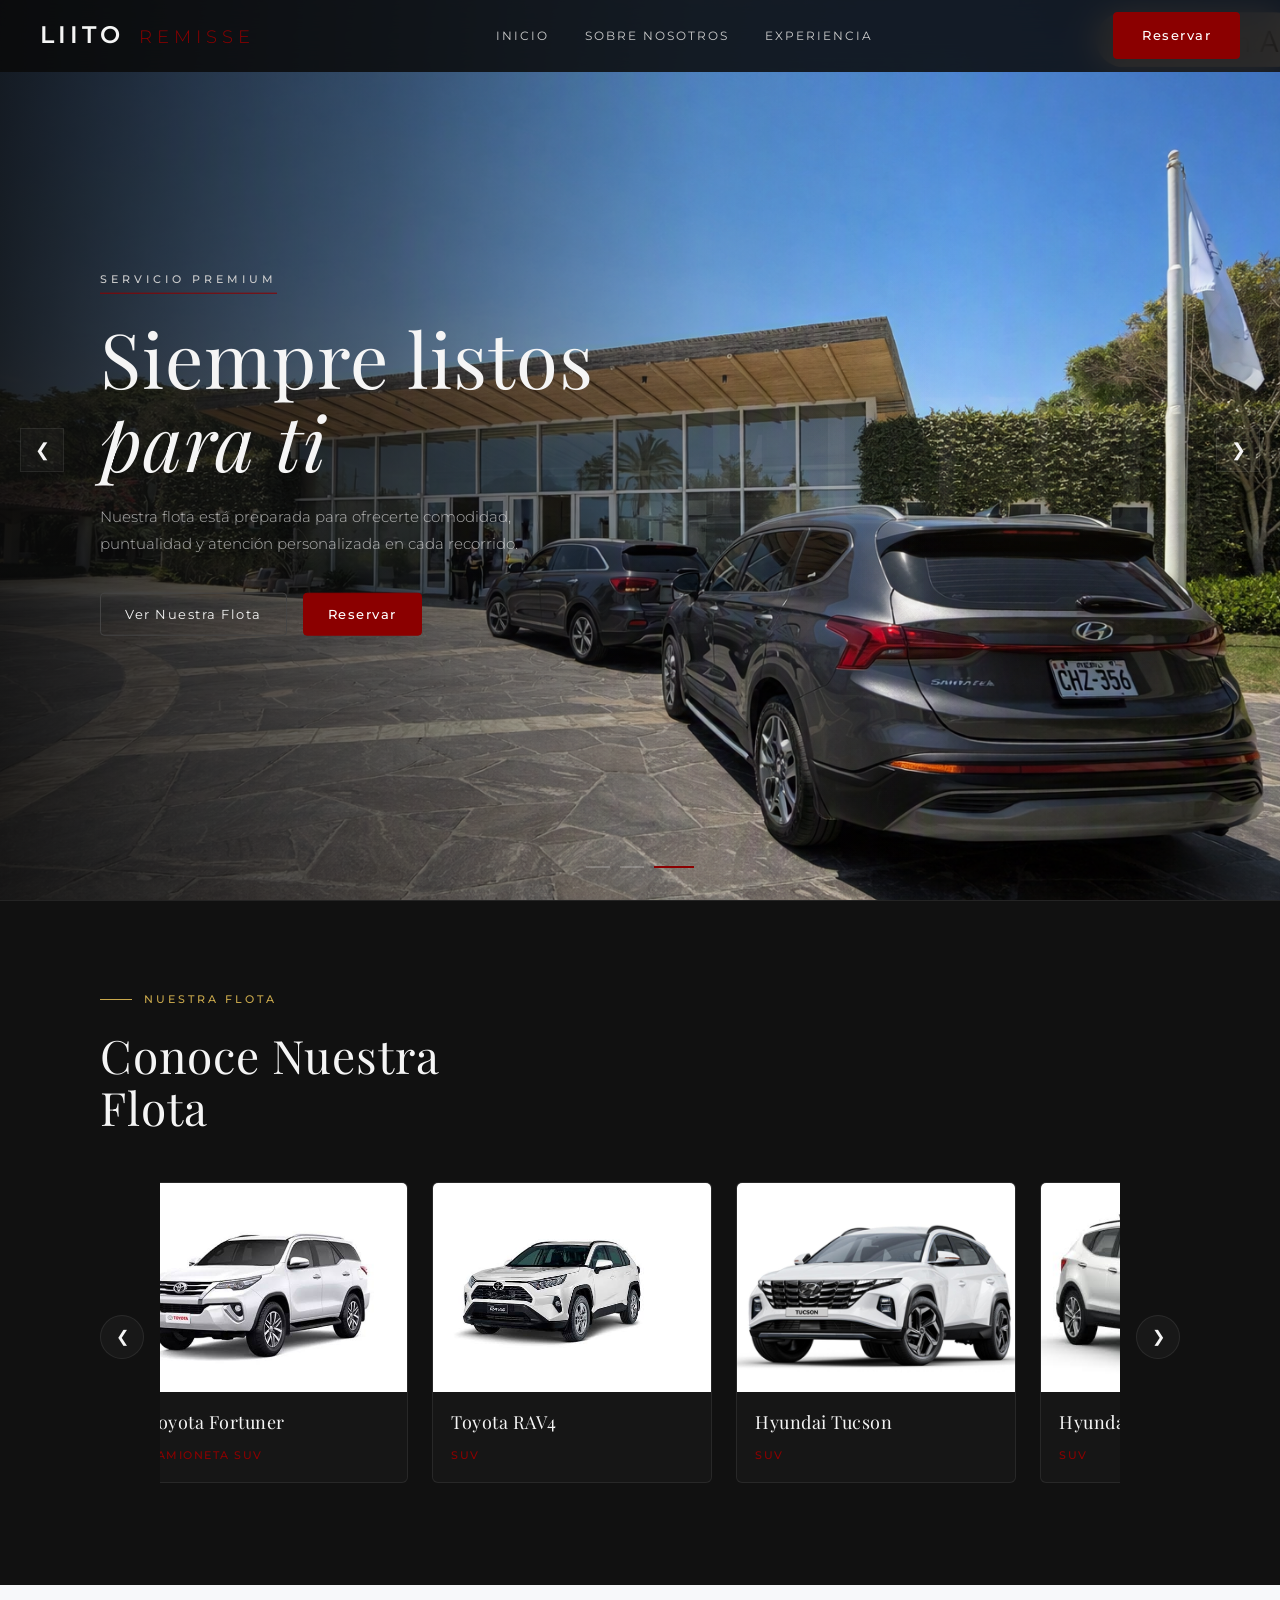
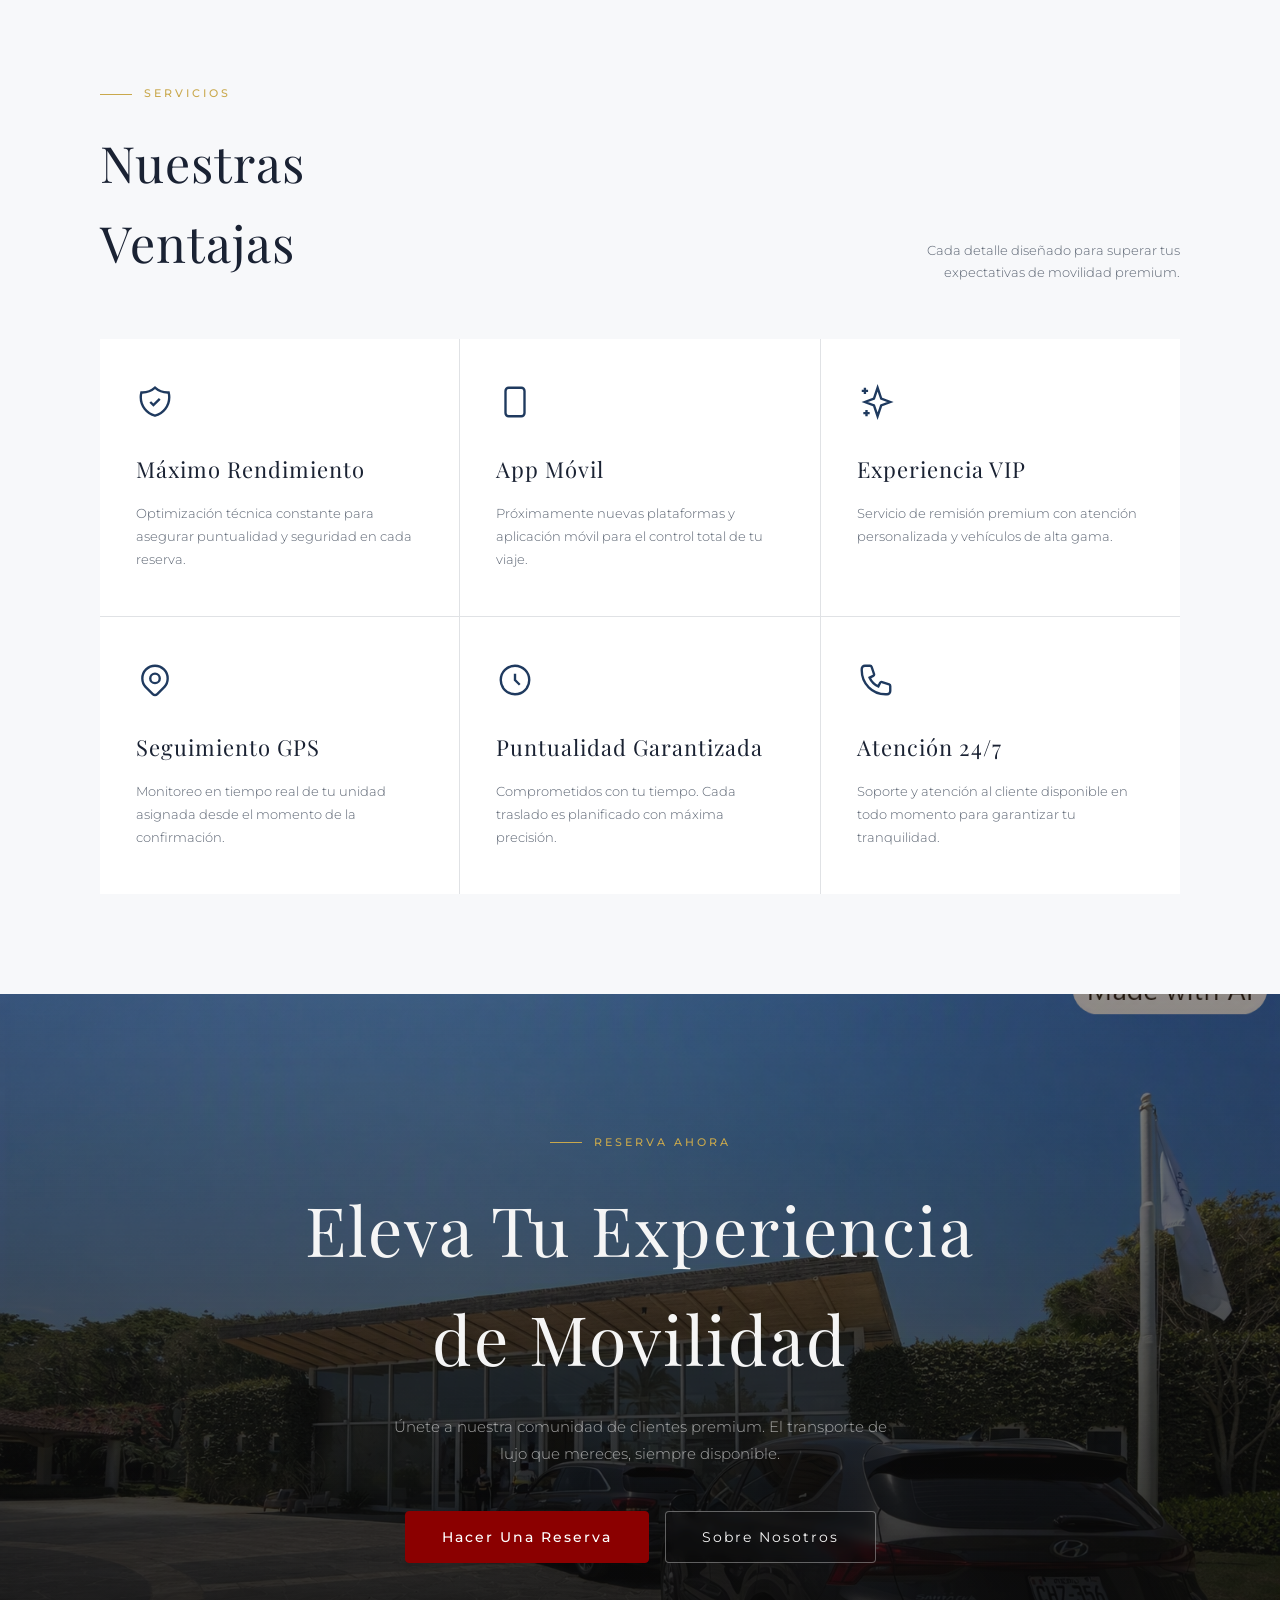
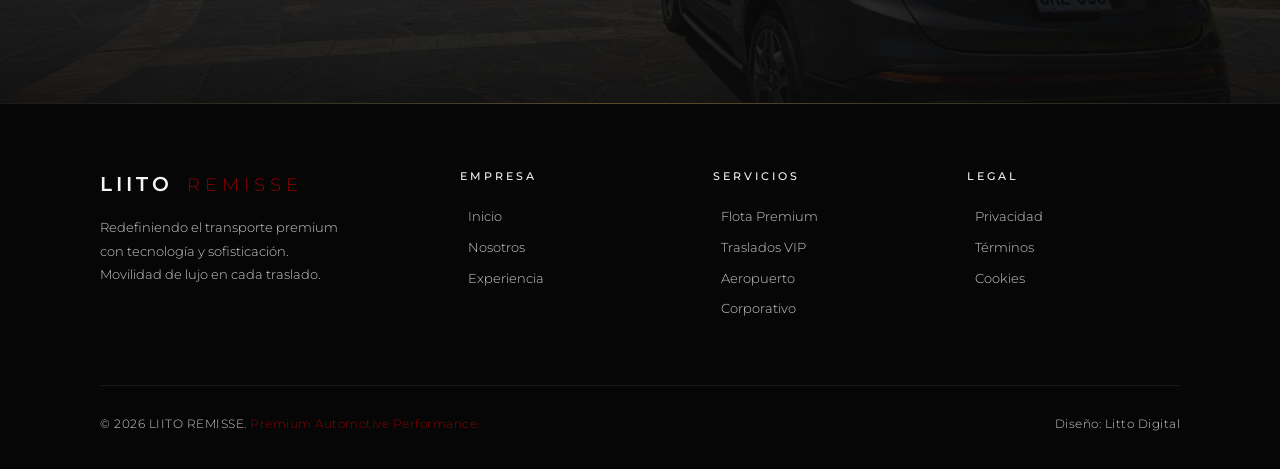
<file: index.html>
<!DOCTYPE html>
<html lang="es">
<head>
  <meta charset="UTF-8">
  <meta name="viewport" content="width=device-width, initial-scale=1.0">
  <link rel="preconnect" href="https://fonts.googleapis.com">
  <link rel="preconnect" href="https://fonts.gstatic.com" crossorigin>
  <title>Liito Remisse – Premium Automotive</title>
  <!-- Fuentes de Google (unificadas en una sola solicitud) -->
  <link href="https://fonts.googleapis.com/css2?family=Bebas+Neue&family=Barlow:wght@300;400;500;600&family=Barlow+Condensed:wght@400;600;700&family=Montserrat:ital,wght@0,300;0,400;0,500;0,600;1,300&family=Playfair+Display:ital,wght@0,400;0,600;1,400&display=swap" rel="stylesheet">
  <!-- Enlace al archivo CSS externo -->
  <link rel="stylesheet" href="css/index.css">
</head>
<body>

<!-- HEADER -->
<header>
  <a href="index.html" class="logo-text">LIITO <span>REMISSE</span></a>

  <nav id="desktop-nav">
    <a href="index.html">Inicio</a>
    <a href="nosotros.html">Sobre Nosotros</a>
    <a href="videos.html">Experiencia</a>
  </nav>

  <a href="https://wa.me/989906792" target="_blank" rel="noopener noreferrer" class="btn-red mobile-btn-reservar">Reservar</a>

  <button class="hamburger" id="hamburger" aria-label="Menú">
    <span></span><span></span><span></span>
  </button>
</header>

<!-- MOBILE NAV -->
<div class="mobile-nav" id="mobile-nav">
  <a href="index.html">Inicio</a>
  <a href="nosotros.html">Sobre Nosotros</a>
  <a href="videos.html">Experiencia</a>
  <a href="https://wa.me/989906792" target="_blank" rel="noopener noreferrer" class="btn-red mobile-btn-reservar">Reservar</a>
</div>

<!-- HERO SLIDER -->
<section class="hero">
  <div class="slides-wrapper" id="slides-wrapper">

    <!-- Slide 1 -->
    <div class="slide slide-1">
      <div class="slide-deco"></div>
      <div class="slide-logo-big">LIITO</div>
      <div class="slide-content">
        <div class="vip-badge">Servicio Ejecutivo</div>
        <h1>Tu viaje,<br><em>nuestra prioridad</em></h1>
        <p>Choferes profesionales y vehículos preparados para brindarte un servicio seguro, cómodo y puntual.</p>
        <div class="slide-btns">
          <a href="videos.html" class="btn-outline">Conocer el servicio</a>
          <a href="https://wa.me/989906792" target="_blank" rel="noopener noreferrer" class="btn-red">Reservar</a>
        </div>
      </div>
    </div>

    <!-- Slide 2 -->
    <div class="slide slide-2">
      <div class="slide-deco"></div>
      <div class="slide-logo-big">REMISSE</div>
      <div class="slide-content">
        <div class="vip-badge">Momentos Especiales</div>
        <h1>Haz de cada<br><em>momento algo único</em></h1>
        <p>Acompañamos tus momentos más importantes con un servicio exclusivo para bodas, celebraciones y eventos especiales.</p>
        <div class="slide-btns">
          <a href="videos.html" class="btn-outline">Ver servicios</a>
          <a href="https://wa.me/989906792" target="_blank" rel="noopener noreferrer" class="btn-red">Reservar</a>
        </div>
      </div>
    </div>

    <!-- Slide 3 -->
    <div class="slide slide-3">
      <div class="slide-deco"></div>
      <div class="slide-logo-big">ELITE</div>
      <div class="slide-content">
        <div class="vip-badge">Servicio Premium</div>
        <h1>Siempre listos<br><em>para ti</em></h1>
        <p>Nuestra flota está preparada para ofrecerte comodidad, puntualidad y atención personalizada en cada recorrido.</p>
        <div class="slide-btns">
          <a href="videos.html" class="btn-outline">Ver nuestra flota</a>
          <a href="https://wa.me/989906792" target="_blank" rel="noopener noreferrer" class="btn-red">Reservar</a>
        </div>
      </div>
    </div>

  </div>

  <button class="slide-arrow prev" id="prev-btn" aria-label="Anterior">&#10094;</button>
  <button class="slide-arrow next" id="next-btn" aria-label="Siguiente">&#10095;</button>

  <div class="dots" id="dots">
    <div class="dot active"></div>
    <div class="dot"></div>
    <div class="dot"></div>
  </div>
</section>

<!-- FLEET MINI SLIDER -->
<section class="section-fleet">
  <div class="fleet-header">
    <div class="eyebrow"><span>Nuestra Flota</span></div>
    <h2>Conoce Nuestra<br>Flota</h2>
  </div>

  <div class="fleet-slider">
    <button class="fleet-arrow fleet-prev" id="fleet-prev" aria-label="Ver autos anteriores">&#10094;</button>

    <div class="fleet-track" id="fleet-track">
      <div class="fleet-card">
        <img src="img/auto-1.jpg" alt="Toyota Fortuner" loading="lazy">
        <div class="fleet-card-info">
          <h3>Toyota Fortuner</h3>
          <span>Camioneta SUV</span>
        </div>
      </div>
      <div class="fleet-card">
        <img src="img/auto-2.jpg" alt="Toyota RAV4" loading="lazy">
        <div class="fleet-card-info">
          <h3>Toyota RAV4</h3>
          <span>SUV</span>
        </div>
      </div>
      <div class="fleet-card">
        <img src="img/auto-4.jpg" alt="Hyundai Tucson" loading="lazy">
        <div class="fleet-card-info">
          <h3>Hyundai Tucson</h3>
          <span>SUV</span>
        </div>
      </div>
      <div class="fleet-card">
        <img src="img/auto-3.jpg" alt="Hyundai Santa Fe" loading="lazy">
        <div class="fleet-card-info">
          <h3>Hyundai Santa Fe</h3>
          <span>SUV</span>
        </div>
      </div>
      <div class="fleet-card">
        <img src="img/auto-5.jpg" alt="Kia Sorento" loading="lazy">
        <div class="fleet-card-info">
          <h3>Kia Sorento</h3>
          <span>SUV</span>
        </div>
      </div>
      <div class="fleet-card">
        <img src="img/auto-6.jpg" alt="Kia Sportage" loading="lazy">
        <div class="fleet-card-info">
          <h3>Kia Sportage</h3>
          <span>SUV</span>
        </div>
      </div>
      <div class="fleet-card">
        <img src="img/auto-7.jpg" alt="Mercedes-Benz Sprinter" loading="lazy">
        <div class="fleet-card-info">
          <h3>Mercedes-Benz Sprinter</h3>
          <span>Camioneta</span>
        </div>
      </div>
      <div class="fleet-card">
        <img src="img/auto-8.jpg" alt="Renault Master" loading="lazy">
        <div class="fleet-card-info">
          <h3>Renault Master</h3>
          <span>Camioneta</span>
        </div>
      </div>
      <div class="fleet-card">
        <img src="img/auto-9.jpg" alt="BMW BMW Premium" loading="lazy">
        <div class="fleet-card-info">
          <h3>BMW Premium</h3>
          <span>Auto premium</span>
        </div>
      </div>
    </div>

    <button class="fleet-arrow fleet-next" id="fleet-next" aria-label="Ver más autos">&#10095;</button>
  </div>
</section>

<!-- CARDS GRID -->
<section class="section-cards">
  <div class="cards-header">
    <div>
      <div class="eyebrow"><span>Servicios</span></div>
      <h2>Nuestras<br>Ventajas</h2>
    </div>
    <p>Cada detalle diseñado para superar tus expectativas de movilidad premium.</p>
  </div>

  <div class="cards-grid">
    <div class="card">
      <svg class="card-icon" fill="none" stroke="currentColor" stroke-width="1.5" viewBox="0 0 24 24">
        <path d="M9 12l2 2 4-4m5.618-4.016A11.955 11.955 0 0112 2.944a11.955 11.955 0 01-8.618 3.04A12.02 12.02 0 003 9c0 5.591 3.824 10.29 9 11.622 5.176-1.332 9-6.03 9-11.622 0-1.042-.133-2.052-.382-3.016z"/>
      </svg>
      <h3>Máximo Rendimiento</h3>
      <p>Optimización técnica constante para asegurar puntualidad y seguridad en cada reserva.</p>
    </div>

    <div class="card">
      <svg class="card-icon" fill="none" stroke="currentColor" stroke-width="1.5" viewBox="0 0 24 24">
        <path d="M12 18h.01M8 21h8a2 2 0 002-2V5a2 2 0 00-2-2H8a2 2 0 00-2 2v14a2 2 0 002 2z"/>
      </svg>
      <h3>App Móvil</h3>
      <p>Próximamente nuevas plataformas y aplicación móvil para el control total de tu viaje.</p>
    </div>

    <div class="card">
      <svg class="card-icon" fill="none" stroke="currentColor" stroke-width="1.5" viewBox="0 0 24 24">
        <path d="M5 3v4M3 5h4M6 17v4m-2-2h4m5-16l2.286 6.857L21 12l-5.714 2.143L13 21l-2.286-6.857L5 12l5.714-2.143L13 3z"/>
      </svg>
      <h3>Experiencia VIP</h3>
      <p>Servicio de remisión premium con atención personalizada y vehículos de alta gama.</p>
    </div>

    <div class="card">
      <svg class="card-icon" fill="none" stroke="currentColor" stroke-width="1.5" viewBox="0 0 24 24">
        <path d="M17.657 16.657L13.414 20.9a1.998 1.998 0 01-2.827 0l-4.244-4.243a8 8 0 1111.314 0z"/>
        <path d="M15 11a3 3 0 11-6 0 3 3 0 016 0z"/>
      </svg>
      <h3>Seguimiento GPS</h3>
      <p>Monitoreo en tiempo real de tu unidad asignada desde el momento de la confirmación.</p>
    </div>

    <div class="card">
      <svg class="card-icon" fill="none" stroke="currentColor" stroke-width="1.5" viewBox="0 0 24 24">
        <path d="M12 8v4l3 3m6-3a9 9 0 11-18 0 9 9 0 0118 0z"/>
      </svg>
      <h3>Puntualidad Garantizada</h3>
      <p>Comprometidos con tu tiempo. Cada traslado es planificado con máxima precisión.</p>
    </div>

    <div class="card">
      <svg class="card-icon" fill="none" stroke="currentColor" stroke-width="1.5" viewBox="0 0 24 24">
        <path d="M3 5a2 2 0 012-2h3.28a1 1 0 01.948.684l1.498 4.493a1 1 0 01-.502 1.21l-2.257 1.13a11.042 11.042 0 005.516 5.516l1.13-2.257a1 1 0 011.21-.502l4.493 1.498a1 1 0 01.684.949V19a2 2 0 01-2 2h-1C9.716 21 3 14.284 3 6V5z"/>
      </svg>
      <h3>Atención 24/7</h3>
      <p>Soporte y atención al cliente disponible en todo momento para garantizar tu tranquilidad.</p>
    </div>
  </div>
</section>

<!-- CTA -->
<section class="section-cta has-bg" style="--cta-img: url('../img/img21.PNG');">
  <div class="eyebrow"><span>Reserva Ahora</span></div>
  <h2>Eleva Tu Experiencia<br>de Movilidad</h2>
  <p>Únete a nuestra comunidad de clientes premium. El transporte de lujo que mereces, siempre disponible.</p>
  <div class="cta-btns">
    <a href="https://wa.me/989906792" target="_blank" rel="noopener noreferrer" class="btn-red cta-btn-large">Hacer una Reserva</a>
    <a href="nosotros.html" class="btn-outline cta-btn-large">Sobre Nosotros</a>
  </div>
</section>

<!-- FOOTER -->
<footer>
  <div class="footer-top">
    <div class="footer-brand">
      <a href="index.html" class="logo-text">LIITO <span class="footer-logo-span">REMISSE</span></a>
      <p>Redefiniendo el transporte premium con tecnología y sofisticación. Movilidad de lujo en cada traslado.</p>
    </div>
    <div class="footer-col">
      <h4>Empresa</h4>
      <a href="index.html">Inicio</a>
      <a href="nosotros.html">Nosotros</a>
      <a href="videos.html">Experiencia</a>
    </div>
    <div class="footer-col">
      <h4>Servicios</h4>
      <a href="videos.html">Flota Premium</a>
      <a href="videos.html">Traslados VIP</a>
      <a href="videos.html">Aeropuerto</a>
      <a href="videos.html">Corporativo</a>
    </div>
    <div class="footer-col">
      <h4>Legal</h4>
      <a href="privacidad.html">Privacidad</a>
      <a href="terminos.html">Términos</a>
      <a href="cookies.html">Cookies</a>
    </div>
  </div>
  <div class="footer-bottom">
    <p>© 2026 LIITO REMISSE. <span>Premium Automotive Performance.</span></p>
    <p>Diseño: Litto Digital</p>
  </div>
</footer>

<script src="js/slider.js"></script>
</body>
</html>
</file>
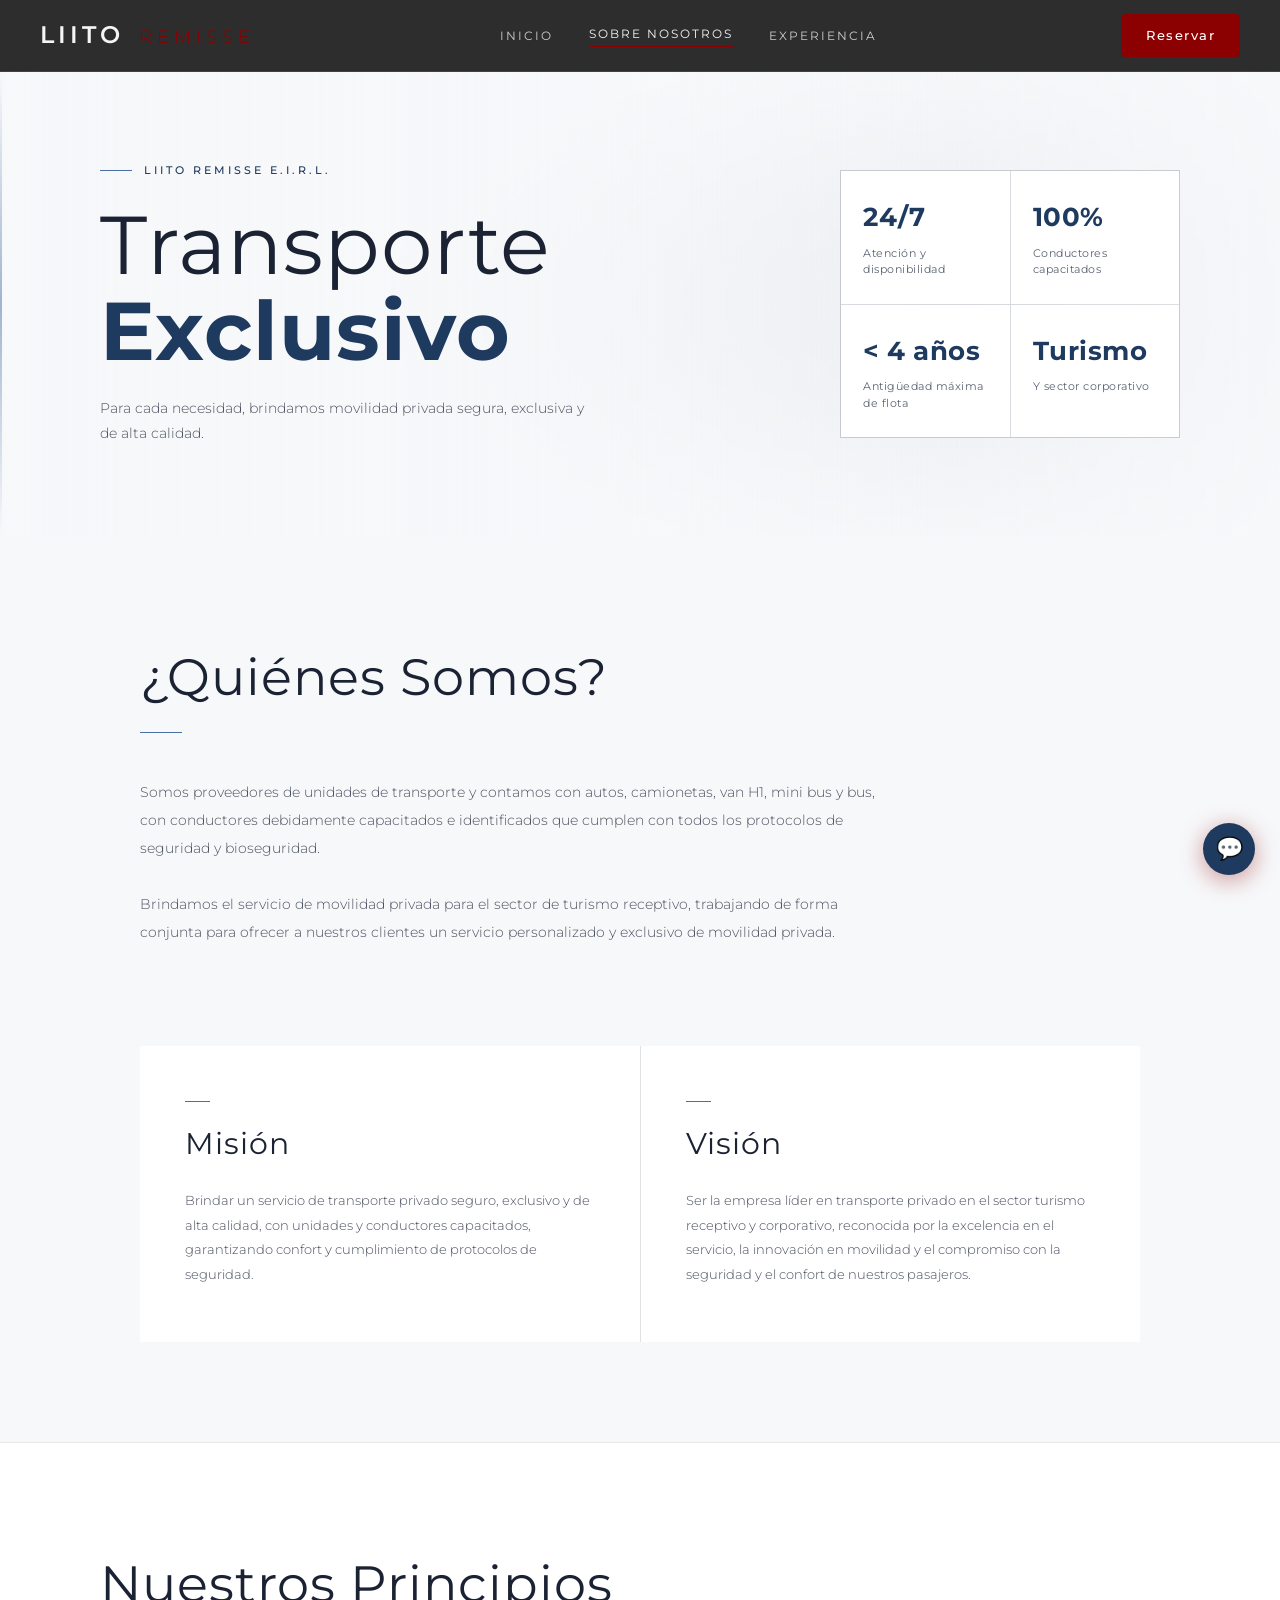
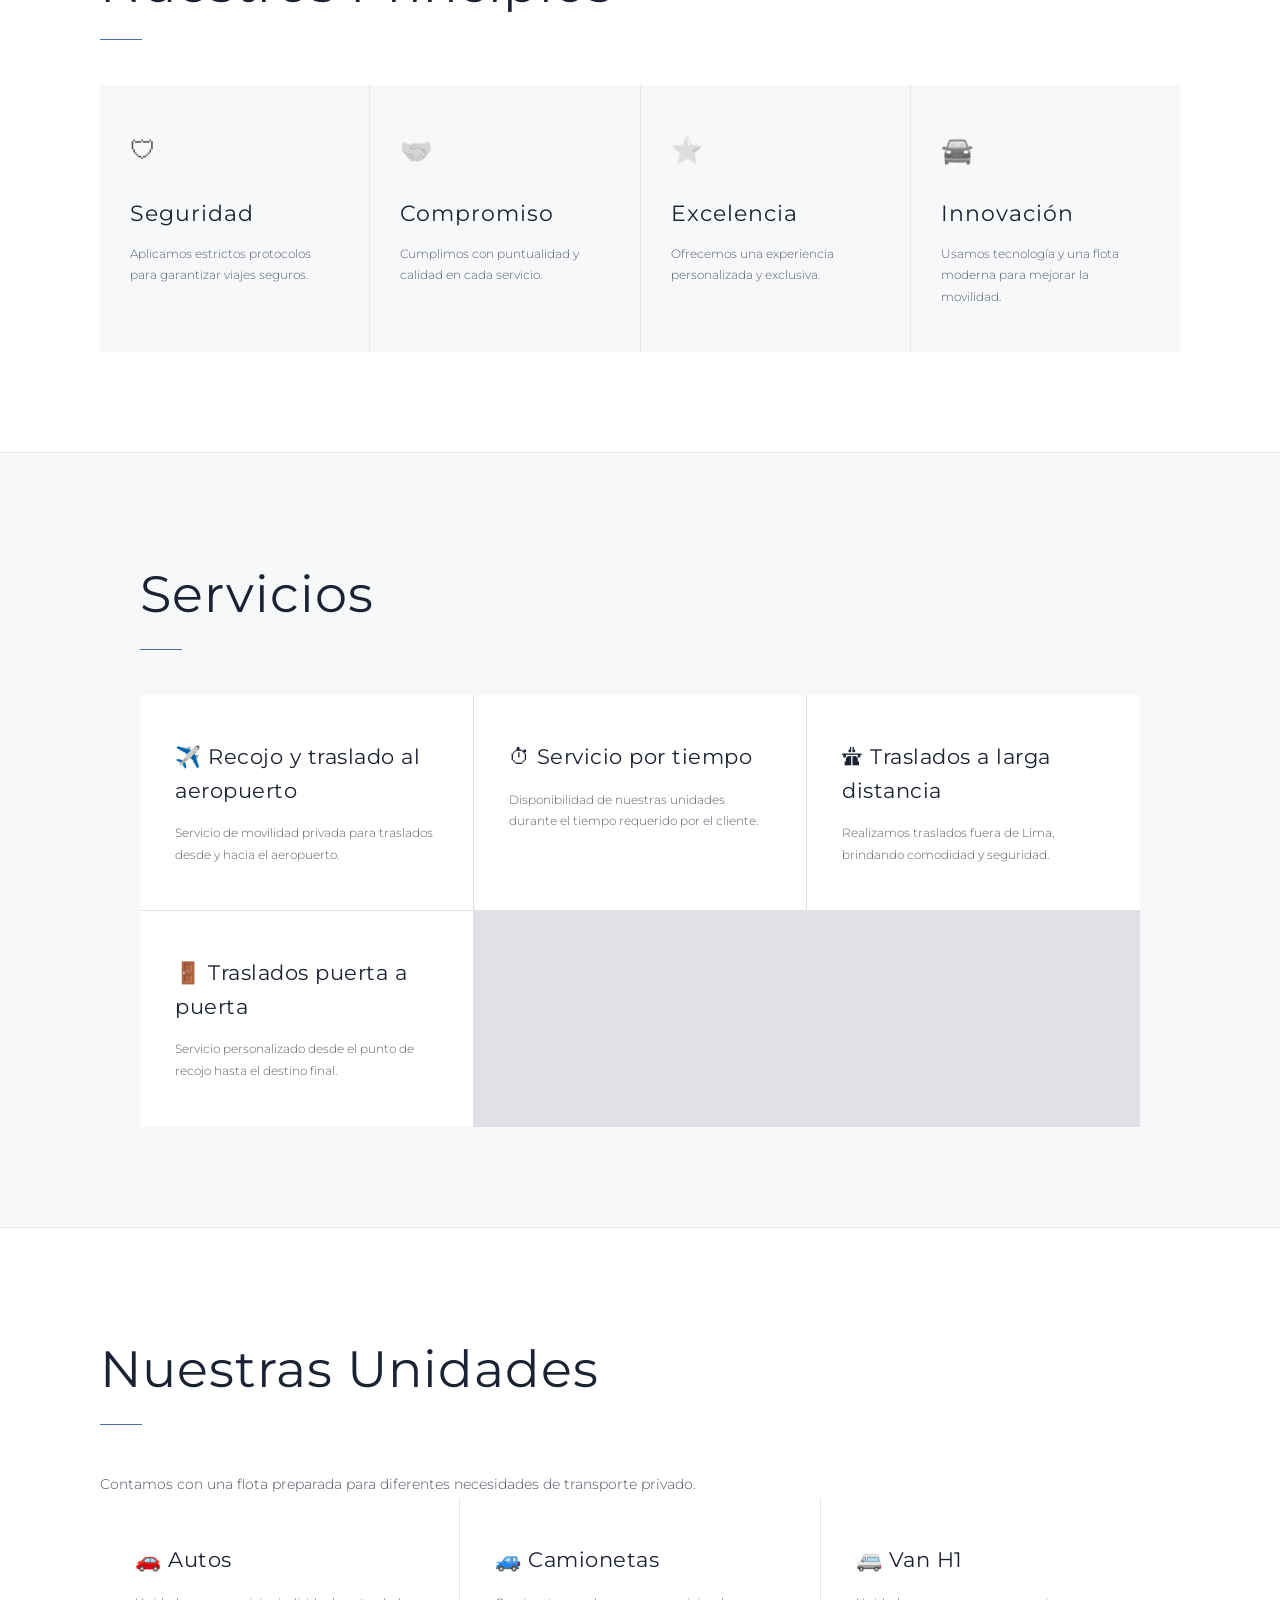
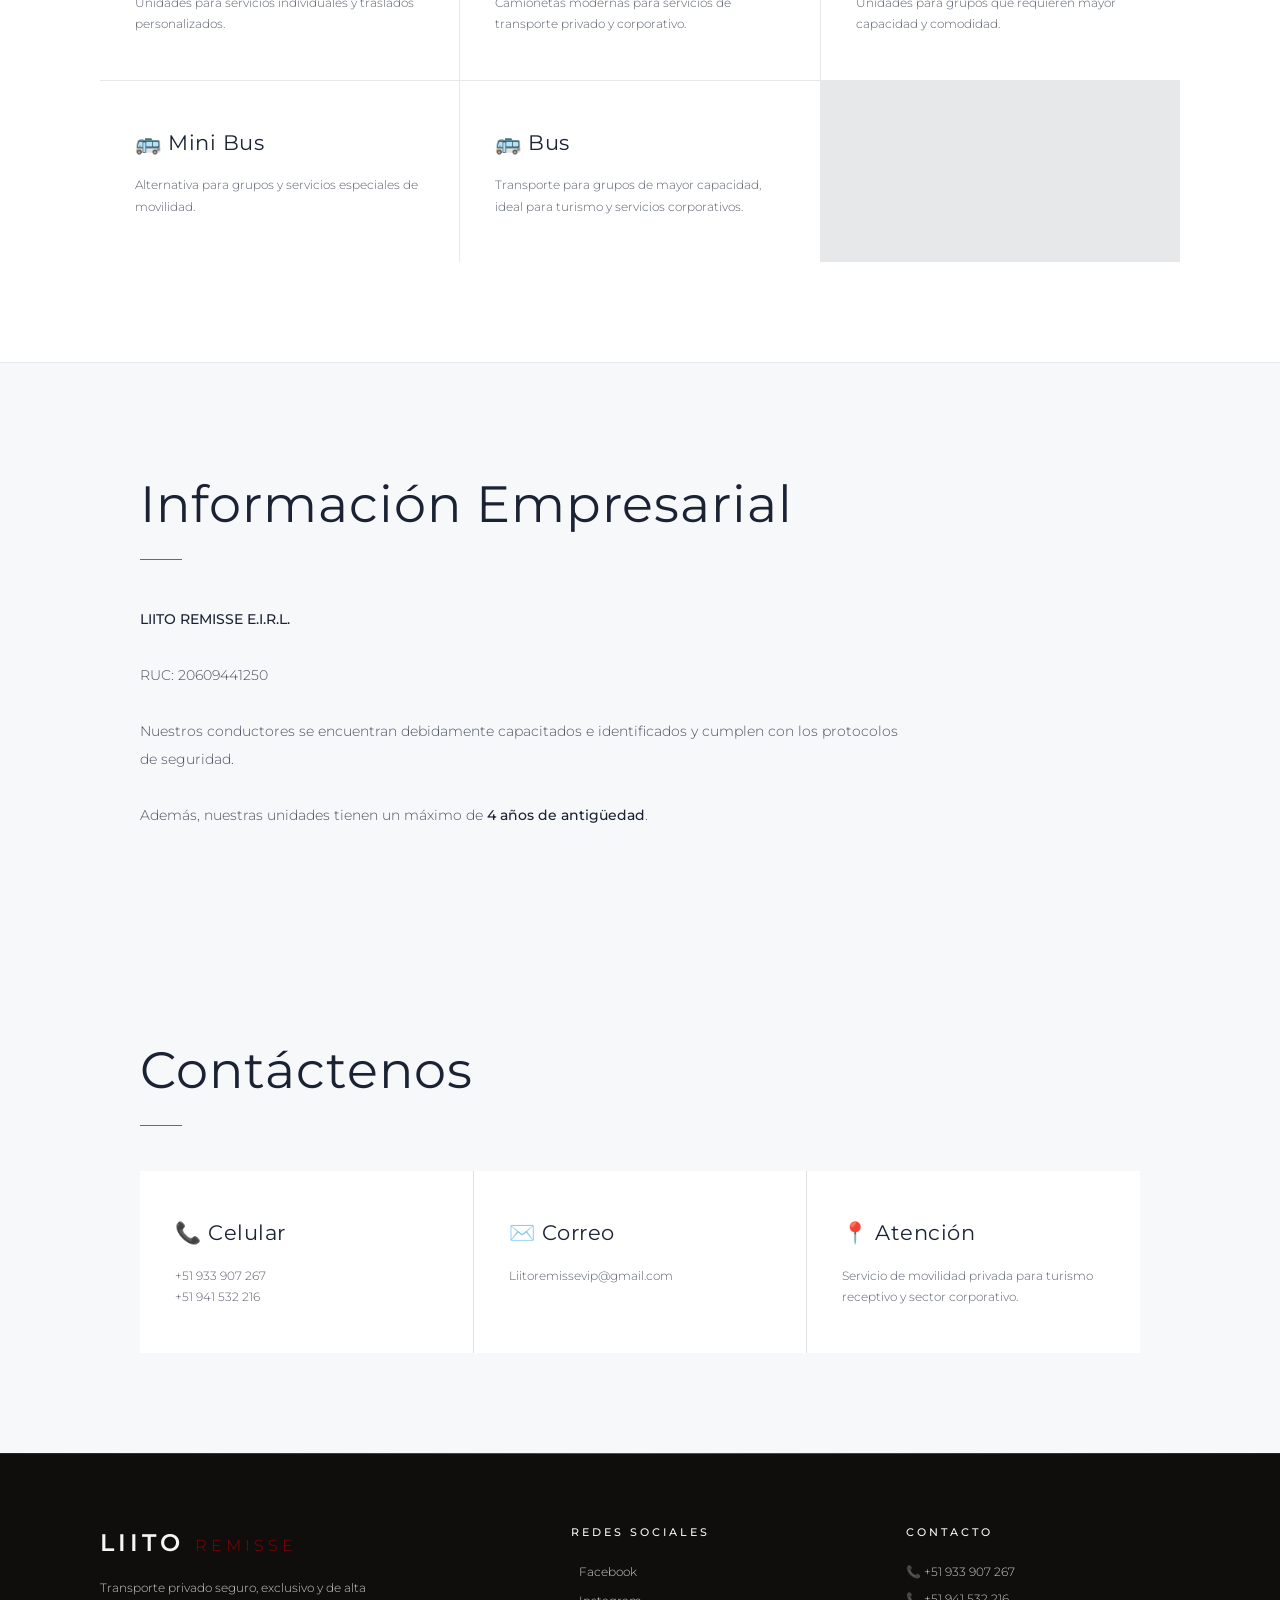
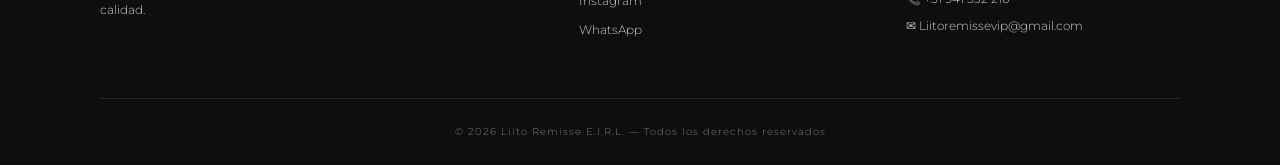
<file: nosotros.html>
<!DOCTYPE html>
<html lang="es">
<head>
  <meta charset="UTF-8">
  <meta name="viewport" content="width=device-width, initial-scale=1.0">
  <title>Nosotros | Liito Remisse</title>

  <link rel="stylesheet" href="css/nosotros.css">
</head>
<body>
  <!-- HEADER -->
  <header class="header">
    <a href="index.html" class="logo">
      LIITO <span>REMISSE</span>
    </a>
    <nav class="menu">
      <a href="index.html">Inicio</a>
      <a href="nosotros.html" class="active">Sobre Nosotros</a>
      <a href="videos.html">Experiencia</a>
    </nav>
    <a href="contacto.html" class="btn-reservar desktop">
      Reservar
    </a>
    <button
      class="hamburger"
      type="button"
      aria-label="Abrir menú"
      aria-expanded="false">
      <span></span>
      <span></span>
      <span></span>
    </button>
  </header>

  <!-- MENÚ MÓVIL -->
  <nav class="mobile-nav">
    <a href="index.html">Inicio</a>
    <a href="nosotros.html">Sobre Nosotros</a>
    <a href="videos.html">Experiencia</a>
    <a href="contacto.html" class="btn-reservar mobile-btn-reservar">
      Reservar
    </a>
  </nav>

  <!-- HERO -->
  <section class="hero-nosotros">
    <div class="hero-content">
      <span class="hero-eyebrow">
        LIITO REMISSE E.I.R.L.
      </span>
      <h1>
        Transporte <em>Exclusivo</em>
      </h1>
      <p>
        Para cada necesidad, brindamos movilidad privada segura,
        exclusiva y de alta calidad.
      </p>
    </div>

    <!-- Panel de datos rápidos, para no dejar vacío el lado derecho -->
    <div class="hero-stats">
      <div class="hero-stat">
        <span class="hero-stat-number">24/7</span>
        <span class="hero-stat-label">Atención y disponibilidad</span>
      </div>
      <div class="hero-stat">
        <span class="hero-stat-number">100%</span>
        <span class="hero-stat-label">Conductores capacitados</span>
      </div>
      <div class="hero-stat">
        <span class="hero-stat-number">&lt; 4 años</span>
        <span class="hero-stat-label">Antigüedad máxima de flota</span>
      </div>
      <div class="hero-stat">
        <span class="hero-stat-number">Turismo</span>
        <span class="hero-stat-label">Y sector corporativo</span>
      </div>
    </div>
  </section>
  <!-- QUIÉNES SOMOS -->
  <div class="seccion animar">
    <h2>¿Quiénes Somos?</h2>
    <p class="historia-texto">
      Somos proveedores de unidades de transporte y contamos con
      autos, camionetas, van H1, mini bus y bus, con conductores
      debidamente capacitados e identificados que cumplen con todos
      los protocolos de seguridad y bioseguridad.
      <br><br>
      Brindamos el servicio de movilidad privada para el sector de
      turismo receptivo, trabajando de forma conjunta para ofrecer
      a nuestros clientes un servicio personalizado y exclusivo
      de movilidad privada.
    </p>
  </div>
  <!-- MISIÓN Y VISIÓN -->
  <div class="seccion animar" style="padding-top:0;">
    <div class="mv-grid">
      <div class="mv-card">
        <h3>Misión</h3>
        <p>
          Brindar un servicio de transporte privado seguro, exclusivo
          y de alta calidad, con unidades y conductores capacitados,
          garantizando confort y cumplimiento de protocolos de seguridad.
        </p>
      </div>
      <div class="mv-card">
        <h3>Visión</h3>
        <p>
          Ser la empresa líder en transporte privado en el sector
          turismo receptivo y corporativo, reconocida por la excelencia
          en el servicio, la innovación en movilidad y el compromiso
          con la seguridad y el confort de nuestros pasajeros.
        </p>
      </div>
    </div>
  </div>
  <!-- NUESTROS PRINCIPIOS -->
  <div class="seccion-wide animar">
    <div class="inner">
      <h2>Nuestros Principios</h2>
      <div class="valores-grid">
        <div class="valor-item">
          <span class="icono">🛡</span>
          <h3>Seguridad</h3>
          <p>
            Aplicamos estrictos protocolos para garantizar
            viajes seguros.
          </p>
        </div>
        <div class="valor-item">
          <span class="icono">🤝</span>
          <h3>Compromiso</h3>
          <p>
            Cumplimos con puntualidad y calidad
            en cada servicio.
          </p>
        </div>
        <div class="valor-item">
          <span class="icono">⭐</span>
          <h3>Excelencia</h3>
          <p>
            Ofrecemos una experiencia personalizada
            y exclusiva.
          </p>
        </div>
        <div class="valor-item">
          <span class="icono">🚘</span>
          <h3>Innovación</h3>
          <p>
            Usamos tecnología y una flota moderna
            para mejorar la movilidad.
          </p>
        </div>
      </div>
    </div>
  </div>
  <!-- SERVICIOS -->
  <div class="seccion animar">
    <h2>Servicios</h2>
    <div class="servicios-grid">
      <div class="servicio-item">
        <h3>✈️ Recojo y traslado al aeropuerto</h3>
        <p>
          Servicio de movilidad privada para traslados
          desde y hacia el aeropuerto.
        </p>
      </div>
      <div class="servicio-item">
        <h3>⏱ Servicio por tiempo</h3>
        <p>
          Disponibilidad de nuestras unidades durante
          el tiempo requerido por el cliente.
        </p>
      </div>
      <div class="servicio-item">
        <h3>🛣 Traslados a larga distancia</h3>
        <p>
          Realizamos traslados fuera de Lima,
          brindando comodidad y seguridad.
        </p>
      </div>
      <div class="servicio-item">
        <h3>🚪 Traslados puerta a puerta</h3>
        <p>
          Servicio personalizado desde el punto de
          recojo hasta el destino final.
        </p>
      </div>
    </div>
  </div>
  <!-- NUESTRAS UNIDADES -->
  <div class="seccion-wide animar">
    <div class="inner">
      <h2>Nuestras Unidades</h2>
      <p class="historia-texto">
        Contamos con una flota preparada para diferentes
        necesidades de transporte privado.
      </p>
      <div class="servicios-grid">
        <div class="servicio-item">
          <h3>🚗 Autos</h3>
          <p>
            Unidades para servicios individuales y traslados
            personalizados.
          </p>
        </div>
        <div class="servicio-item">
          <h3>🚙 Camionetas</h3>
          <p>
            Camionetas modernas para servicios de transporte
            privado y corporativo.
          </p>
        </div>
        <div class="servicio-item">
          <h3>🚐 Van H1</h3>
          <p>
            Unidades para grupos que requieren mayor
            capacidad y comodidad.
          </p>
        </div>
        <div class="servicio-item">
          <h3>🚌 Mini Bus</h3>
          <p>
            Alternativa para grupos y servicios especiales
            de movilidad.
          </p>
        </div>
        <div class="servicio-item">
          <h3>🚌 Bus</h3>
          <p>
            Transporte para grupos de mayor capacidad,
            ideal para turismo y servicios corporativos.
          </p>
        </div>
      </div>
    </div>
  </div>
  <!-- INFORMACIÓN DE LA EMPRESA -->
  <div class="seccion animar">
    <h2>Información Empresarial</h2>
    <p class="historia-texto">
      <strong>LIITO REMISSE E.I.R.L.</strong>
      <br><br>
      RUC: 20609441250
      <br><br>
      Nuestros conductores se encuentran debidamente capacitados
      e identificados y cumplen con los protocolos de seguridad.
      <br><br>
      Además, nuestras unidades tienen un máximo de
      <strong>4 años de antigüedad</strong>.
    </p>
  </div>
  <!-- CONTACTO -->
  <div class="seccion animar">
    <h2>Contáctenos</h2>
    <div class="servicios-grid">
      <div class="servicio-item">
        <h3>📞 Celular</h3>
        <p>
          +51 933 907 267
          <br>
          +51 941 532 216
        </p>
      </div>
      <div class="servicio-item">
        <h3>✉️ Correo</h3>
        <p>
          Liitoremissevip@gmail.com
        </p>
      </div>
      <div class="servicio-item">
        <h3>📍 Atención</h3>
        <p>
          Servicio de movilidad privada para
          turismo receptivo y sector corporativo.
        </p>
      </div>
    </div>
  </div>
  <!-- FOOTER -->
  <footer class="footer">
    <div class="footer-grid">
      <div class="footer-logo">
        <div class="footer-logo-name">
          LIITO <span>REMISSE</span>
        </div>
        <p>
          Transporte privado seguro, exclusivo
          y de alta calidad.
        </p>
      </div>
      <div class="footer-col">
        <h4>Redes Sociales</h4>
        <div class="footer-col-links">
          <a href="#">Facebook</a>
          <a href="#">Instagram</a>
          <a
            href="https://wa.me/51933907267"
            target="_blank">
            WhatsApp
          </a>
        </div>
      </div>
      <div class="footer-col">
        <h4>Contacto</h4>
        <p>📞 +51 933 907 267</p>
        <p>📞 +51 941 532 216</p>
        <p>✉ Liitoremissevip@gmail.com</p>
      </div>
    </div>
    <div class="footer-copy">
      <p>
        © 2026 Liito Remisse E.I.R.L. —
        Todos los derechos reservados
      </p>
    </div>
  </footer>

  <!-- BOTÓN WHATSAPP -->
  <a
    href="https://wa.me/51933907267"
    class="whatsapp"
    target="_blank"
    aria-label="Contactar por WhatsApp">

    💬

  </a>

  <!-- BOTÓN VOLVER ARRIBA -->
  <button
    class="volver-arriba"
    type="button"
    aria-label="Volver arriba">
    ↑
  </button>

  <script src="js/nosotros.js"></script>
</body>
</html>
</file>
<file: css/index.css>
@import url('https://fonts.googleapis.com/css2?family=Montserrat:ital,wght@0,300;0,400;0,500;0,600;1,300&family=Playfair+Display:ital,wght@0,400;0,600;1,400&display=swap');

*, *::before, *::after {
  margin: 0;
  padding: 0;
  box-sizing: border-box;
}

:root {
  /* Paleta Elegante VIP (original) */
  --red: #8B0000;
  --red-dark: #5E0000;
  --gold: #c9a84c;
  --bg: #0a0a0a;
  --bg2: #111111;
  --bg3: #161616;
  --text: #F5F5F5;
  --muted: #CCCCCC;
  --border: rgba(255,255,255,0.08);
  --border-hover: rgba(255,255,255,0.18);

  --font-head: 'Playfair Display', serif;
  --font-sub: 'Montserrat', sans-serif;
  --font-body: 'Montserrat', sans-serif;

  --header-h: 72px;

  --transition-fast: .2s ease;
  --ease: cubic-bezier(.25,.1,.25,1);
  --transition-slide: .7s cubic-bezier(.77,0,.18,1);

  --shadow-red: 0 5px 25px rgba(139,0,0,.4);
}

html {
  scroll-behavior: smooth;
  scroll-padding-top: calc(var(--header-h) + 10px);
}

body {
  background: var(--bg);
  color: var(--text);
  font-family: var(--font-body);
  font-weight: 300;
  line-height: 1.6;
  overflow-x: hidden;
  -webkit-font-smoothing: antialiased;
}

::selection { background: var(--red); color: #fff; }
::-webkit-scrollbar { width: 10px; }
::-webkit-scrollbar-track { background: var(--bg3); }
::-webkit-scrollbar-thumb { background: var(--red-dark); border-radius: 6px; }
::-webkit-scrollbar-thumb:hover { background: var(--red); }

a:focus-visible, button:focus-visible {
  outline: 2px solid var(--gold);
  outline-offset: 3px;
  border-radius: 2px;
}

/* Bloquea el scroll del body mientras el menú móvil está abierto (lo activa el JS) */
body.no-scroll { overflow: hidden; }

/* ─── HEADER ─── */
header, .header {
  position: fixed;
  top: 0; left: 0; right: 0;
  z-index: 999;
  display: flex;
  align-items: center;
  justify-content: space-between;
  padding: 0 40px;
  height: var(--header-h);
  background: rgba(10,10,10,0.85);
  backdrop-filter: blur(16px);
  -webkit-backdrop-filter: blur(16px);
  border-bottom: 1px solid transparent;
  transition: height var(--transition-fast), border-color var(--transition-fast), background var(--transition-fast), box-shadow var(--transition-fast);
}

header.scrolled, .header.scrolled {
  height: 60px;
  border-bottom: 1px solid var(--border);
  background: rgba(10,10,10,0.95);
  box-shadow: 0 10px 30px rgba(0,0,0,.35);
}

.logo-text {
  font-family: var(--font-sub);
  font-size: 24px;
  font-weight: 600;
  letter-spacing: 4px;
  color: var(--text);
  text-decoration: none;
}
.logo-text span {
  font-family: var(--font-sub);
  font-weight: 300;
  font-size: 18px;
  color: var(--red);
  letter-spacing: 5px;
  margin-left: 4px;
}

nav { display: flex; align-items: center; gap: 36px; }
nav a {
  color: var(--muted);
  text-decoration: none;
  font-size: 12px;
  font-weight: 400;
  letter-spacing: 2px;
  text-transform: uppercase;
  transition: color var(--transition-fast);
}
nav a:hover, nav a.active { color: var(--text); }
nav a.active { border-bottom: 1px solid var(--red); padding-bottom: 2px; }

.btn-reservar, .btn-red {
  background: var(--red);
  color: #fff;
  border: 1px solid var(--red);
  padding: 10px 24px;
  font-family: var(--font-sub);
  font-size: 13px;
  font-weight: 500;
  letter-spacing: 1.5px;
  text-transform: capitalize;
  border-radius: 4px;
  cursor: pointer;
  text-decoration: none;
  transition: background var(--transition-fast), border-color var(--transition-fast), transform var(--transition-fast), box-shadow var(--transition-fast);
}
.btn-reservar:hover, .btn-red:hover {
  background: var(--red-dark);
  border-color: var(--red-dark);
  box-shadow: var(--shadow-red);
  transform: translateY(-1px);
}
.btn-reservar:active, .btn-red:active { transform: translateY(0); }

.hamburger {
  display: none;
  flex-direction: column;
  gap: 5px;
  cursor: pointer;
  padding: 4px;
  background: transparent;
  border: none;
}
.hamburger span {
  display: block;
  width: 24px;
  height: 2px;
  background: var(--text);
  transition: all .3s ease;
}
.hamburger.active span:nth-child(1) { transform: translateY(7px) rotate(45deg); }
.hamburger.active span:nth-child(2) { opacity: 0; }
.hamburger.active span:nth-child(3) { transform: translateY(-7px) rotate(-45deg); }

.mobile-nav {
  display: flex;
  flex-direction: column;
  gap: 24px;
  position: fixed;
  top: var(--header-h); left: 0; right: 0;
  background: rgba(10,10,10,0.97);
  backdrop-filter: blur(20px);
  -webkit-backdrop-filter: blur(20px);
  padding: 32px 40px;
  z-index: 988;
  border-bottom: 1px solid var(--border);
  transform: translateY(-150%);
  visibility: hidden;
  transition: transform .4s var(--ease), visibility .4s var(--ease);
}
.mobile-nav.open { transform: translateY(0); visibility: visible; }
.mobile-nav a {
  color: var(--text);
  text-decoration: none;
  font-size: 18px;
  font-family: var(--font-sub);
  font-weight: 400;
  letter-spacing: 2px;
  text-transform: uppercase;
  transition: color var(--transition-fast), padding-left var(--transition-fast);
}
.mobile-nav a:hover { color: var(--red); padding-left: 4px; }

/* ─── HERO / SLIDER ─── */
.hero { position: relative; width: 100%; height: 100vh; min-height: 560px; overflow: hidden; }

.slides-wrapper {
  display: flex;
  width: 100%;
  height: 100%;
  transition: transform var(--transition-slide);
  will-change: transform;
}
.slide { min-width: 100%; height: 100%; position: relative; overflow: hidden; }

.slide-1 {
  background:
    linear-gradient(90deg, rgba(10,10,10,0.88) 0%, rgba(10,10,10,0.55) 30%, rgba(10,10,10,0.15) 55%, transparent 75%),
    url('../img/img20.PNG') center center / cover no-repeat;
}
.slide-2 {
  background:
    linear-gradient(90deg, rgba(10,10,10,0.88) 0%, rgba(10,10,10,0.55) 30%, rgba(10,10,10,0.15) 55%, transparent 75%),
    url('../img/img12.jpg') center center / cover no-repeat;
}
.slide-3 {
  background:
    linear-gradient(90deg, rgba(10,10,10,0.88) 0%, rgba(10,10,10,0.55) 30%, rgba(10,10,10,0.15) 55%, transparent 75%),
    url('../img/img21.PNG') center center / cover no-repeat;
}

.slide-deco {
  position: absolute;
  right: 0; top: 50%;
  transform: translateY(-50%);
  width: 45%; height: 100%;
  opacity: .06;
  pointer-events: none;
  background: radial-gradient(ellipse 80% 50% at 60% 50%, var(--gold) 0%, transparent 55%);
}

.slide-logo-big {
  position: absolute;
  right: 5%; top: 50%;
  transform: translateY(-50%);
  font-family: var(--font-head);
  font-size: clamp(80px, 14vw, 180px);
  line-height: 1;
  letter-spacing: 6px;
  opacity: .04;
  color: #fff;
  pointer-events: none;
  user-select: none;
}

.vip-badge {
  display: inline-block;
  background: transparent;
  color: var(--muted);
  font-family: var(--font-sub);
  font-size: 11px;
  font-weight: 500;
  letter-spacing: 4px;
  text-transform: uppercase;
  padding: 0 0 4px 0;
  margin-bottom: 22px;
  border-bottom: 1px solid var(--red);
}

.slide-content {
  position: absolute;
  left: clamp(24px, 8%, 100px);
  top: 50%;
  transform: translateY(-50%);
  max-width: 540px;
  z-index: 2;
}
.slide-content h1 {
  font-family: var(--font-head);
  font-size: clamp(38px, 6vw, 76px);
  font-weight: 400;
  line-height: 1.1;
  letter-spacing: 1px;
  color: var(--text);
  margin-bottom: 20px;
}
.slide-content h1 em { font-style: italic; color: var(--text); }
.slide-content p {
  font-size: clamp(13px, 1.4vw, 15px);
  color: rgba(245,245,245,0.7);
  line-height: 1.8;
  margin-bottom: 36px;
  max-width: 420px;
  font-weight: 300;
}
.slide-btns { display: flex; gap: 16px; flex-wrap: wrap; }

.btn-outline {
  border: 1px solid #444444;
  color: var(--text);
  background: transparent;
  padding: 10px 24px;
  font-family: var(--font-sub);
  font-size: 13px;
  font-weight: 400;
  letter-spacing: 1.5px;
  text-transform: capitalize;
  border-radius: 4px;
  cursor: pointer;
  transition: border-color var(--transition-fast), background var(--transition-fast), color var(--transition-fast);
  text-decoration: none;
}
.btn-outline:hover { border-color: #666666; background: rgba(255,255,255,0.05); }

.slide-arrow {
  position: absolute;
  top: 50%; transform: translateY(-50%);
  z-index: 10;
  background: rgba(255,255,255,0.03);
  border: 1px solid rgba(255,255,255,0.08);
  color: var(--text);
  width: 44px; height: 44px;
  display: flex; align-items: center; justify-content: center;
  cursor: pointer;
  font-size: 18px;
  transition: background var(--transition-fast);
}
.slide-arrow:hover { background: rgba(139,0,0,0.3); }
.slide-arrow.prev { left: 20px; }
.slide-arrow.next { right: 20px; }

.dots {
  position: absolute;
  bottom: 32px; left: 50%;
  transform: translateX(-50%);
  display: flex; gap: 10px; z-index: 10;
}
.dot { width: 24px; height: 2px; background: rgba(255,255,255,0.2); cursor: pointer; transition: background .3s, width .3s; }
.dot.active { background: var(--red); width: 40px; }

/* ─── SECTION: FEATURES ─── */
.section-features {
  background: var(--bg2);
  padding: 100px clamp(24px, 8%, 100px);
  display: grid;
  grid-template-columns: 1fr 1fr;
  gap: 0;
  align-items: center;
}
.feature-visual {
  position: relative;
  height: 440px;
  background: radial-gradient(ellipse 80% 70% at 50% 60%, #150505 0%, #0d0d0d 70%);
  display: flex; align-items: center; justify-content: center;
  overflow: hidden;
}
.feature-visual::before {
  content: '';
  position: absolute;
  left: 50%; bottom: 0;
  transform: translateX(-50%);
  width: 1px; height: 120px;
  background: linear-gradient(to top, var(--red), transparent);
}
.feature-visual-text {
  font-family: var(--font-head);
  font-size: clamp(60px, 10vw, 120px);
  color: rgba(139,0,0,0.12);
  letter-spacing: 4px;
  user-select: none;
}
.feature-label {
  position: absolute;
  bottom: 30px; left: 30px;
  font-family: var(--font-sub);
  font-size: 11px;
  font-weight: 500;
  letter-spacing: 3px;
  text-transform: uppercase;
  color: var(--red);
}
.feature-text { padding: 60px clamp(24px, 6%, 70px); }

.eyebrow { display: flex; align-items: center; gap: 12px; margin-bottom: 20px; }
.eyebrow::before { content: ''; display: block; width: 32px; height: 1px; background: var(--gold); }
.eyebrow span {
  font-family: var(--font-sub);
  font-size: 11px;
  font-weight: 500;
  letter-spacing: 3px;
  text-transform: uppercase;
  color: var(--gold);
}
.feature-text h2 {
  font-family: var(--font-head);
  font-size: clamp(32px, 4vw, 52px);
  font-weight: 400;
  letter-spacing: 1px;
  line-height: 1.15;
  color: var(--text);
  margin-bottom: 22px;
}
.feature-text p {
  font-size: 14px;
  line-height: 1.8;
  color: rgba(245,245,245,0.6);
  margin-bottom: 36px;
  max-width: 400px;
}
.feature-link {
  display: inline-flex; align-items: center; gap: 10px;
  color: var(--text);
  text-decoration: none;
  font-family: var(--font-sub);
  font-size: 12px;
  font-weight: 500;
  letter-spacing: 2px;
  text-transform: uppercase;
  border-bottom: 1px solid rgba(255,255,255,0.15);
  padding-bottom: 4px;
  transition: border-color var(--transition-fast), color var(--transition-fast);
}
.feature-link:hover { border-color: var(--red); color: var(--red); }
.feature-link svg { transition: transform var(--transition-fast); }
.feature-link:hover svg { transform: translateX(4px); }

/* ─── SECTION: FLOTA (mini slider de autos) ─── */
.section-fleet {
  background: var(--bg2);
  padding: 90px clamp(24px, 8%, 100px);
  border-top: 1px solid var(--border);
}
.fleet-header { margin-bottom: 44px; }
.fleet-header h2 {
  font-family: var(--font-head);
  font-size: clamp(30px, 4vw, 46px);
  font-weight: 400;
  letter-spacing: 1px;
  line-height: 1.15;
  color: var(--text);
}

.fleet-slider { position: relative; display: flex; align-items: center; gap: 16px; }

.fleet-track {
  display: flex;
  gap: 24px;
  overflow-x: auto;
  scroll-snap-type: x mandatory;
  scroll-behavior: smooth;
  padding: 4px 4px 12px;
  flex: 1;
  /* Oculta la barra de scroll pero mantiene el gesto nativo (touch/drag) */
  scrollbar-width: none;
  -ms-overflow-style: none;
}
.fleet-track::-webkit-scrollbar { display: none; }

.fleet-card {
  flex: 0 0 clamp(220px, 26vw, 280px);
  scroll-snap-align: start;
  background: var(--bg3);
  border: 1px solid var(--border);
  border-radius: 6px;
  overflow: hidden;
  transition: border-color var(--transition-fast), transform var(--transition-fast);
}
.fleet-card:hover { border-color: var(--border-hover); transform: translateY(-4px); }
.fleet-card img {
  width: 100%;
  aspect-ratio: 4 / 3;
  object-fit: cover;
  display: block;
  background: #1a1a1a;
}
.fleet-card-info { padding: 16px 18px; }
.fleet-card-info h3 {
  font-family: var(--font-head);
  font-size: 18px;
  font-weight: 400;
  letter-spacing: .5px;
  color: var(--text);
  margin-bottom: 4px;
}
.fleet-card-info span {
  font-family: var(--font-sub);
  font-size: 11px;
  font-weight: 500;
  letter-spacing: 1.5px;
  text-transform: uppercase;
  color: var(--red);
}

.fleet-arrow {
  flex: 0 0 auto;
  width: 44px; height: 44px;
  display: flex; align-items: center; justify-content: center;
  background: rgba(255,255,255,0.03);
  border: 1px solid rgba(255,255,255,0.08);
  color: var(--text);
  border-radius: 50%;
  cursor: pointer;
  font-size: 16px;
  transition: background var(--transition-fast), border-color var(--transition-fast);
}
.fleet-arrow:hover { background: rgba(139,0,0,0.3); border-color: var(--border-hover); }
.fleet-arrow:disabled { opacity: .3; cursor: default; }
.fleet-arrow:disabled:hover { background: rgba(255,255,255,0.03); }

@media (max-width: 900px) {
  .section-fleet { padding: 70px 24px; }
  .fleet-card { flex: 0 0 70%; }
  .fleet-arrow { width: 38px; height: 38px; font-size: 14px; }
}

@media (max-width: 580px) {
  .section-fleet { padding: 60px 20px; }
  .fleet-header { margin-bottom: 32px; }
  .fleet-card { flex: 0 0 82%; }
  .fleet-slider { gap: 10px; }
}

/* ─── SECTION: CARDS GRID ───
   Única sección (junto a header/footer) que usa la paleta clara/corporativa
   de los CSS anteriores. Se define un set de variables local a
   .section-cards para no afectar al resto del sitio, que sigue en tema
   oscuro. */
.section-cards {
  --card-bg-page: #F7F8FA;
  --card-bg: #FFFFFF;
  --card-bg-hover: #EEF1F5;
  --card-text: #1A2233;
  --card-muted: #5B6472;
  --card-accent: #1F3A5F;
  --card-border: rgba(20, 30, 45, 0.1);

  background: var(--card-bg-page);
  padding: 100px clamp(24px, 8%, 100px);
}
.cards-header {
  display: flex;
  align-items: flex-end;
  justify-content: space-between;
  margin-bottom: 56px;
  gap: 24px;
  flex-wrap: wrap;
}
.cards-header h2 {
  font-family: var(--font-head);
  font-size: clamp(32px, 4vw, 50px);
  font-weight: 400;
  letter-spacing: 1px;
  color: var(--card-text);
}
.cards-header p { font-size: 13px; color: var(--card-muted); max-width: 280px; text-align: right; line-height: 1.7; }

.cards-grid { display: grid; grid-template-columns: repeat(3, 1fr); gap: 1px; background: var(--card-border); }

.card { background: var(--card-bg); padding: 44px 36px; position: relative; overflow: hidden; transition: background .3s ease; }
.card:hover { background: var(--card-bg-hover); }
.card::after {
  content: '';
  position: absolute;
  bottom: 0; left: 0; right: 0;
  height: 2px;
  background: var(--card-accent);
  transform: scaleX(0);
  transition: transform .3s ease;
}
.card:hover::after { transform: scaleX(1); }
.card-icon { width: 38px; height: 38px; margin-bottom: 24px; color: var(--card-accent); }
.card h3 { font-family: var(--font-head); font-size: 22px; font-weight: 400; letter-spacing: 1px; color: var(--card-text); margin-bottom: 14px; }
.card p { font-size: 13px; line-height: 1.8; color: var(--card-muted); }

/* Stagger al aparecer (lo activa el JS agregando .visible) */
.cards-grid.animar.visible .card { animation: fadeUp .5s var(--ease) both; }
.cards-grid .card:nth-child(2) { animation-delay: .06s; }
.cards-grid .card:nth-child(3) { animation-delay: .12s; }
.cards-grid .card:nth-child(4) { animation-delay: .18s; }
.cards-grid .card:nth-child(5) { animation-delay: .24s; }
.cards-grid .card:nth-child(6) { animation-delay: .30s; }
@keyframes fadeUp { from { opacity: 0; transform: translateY(10px); } to { opacity: 1; transform: translateY(0); } }

/* ─── STATS ─── */
.section-stats { background: var(--red); padding: 70px clamp(24px, 8%, 100px); display: grid; grid-template-columns: repeat(4, 1fr); gap: 1px; }
.stat { padding: 30px; text-align: center; border-right: 1px solid rgba(255,255,255,0.12); }
.stat:last-child { border-right: none; }
.stat-number { font-family: var(--font-head); font-size: clamp(36px, 5vw, 64px); font-weight: 400; letter-spacing: 1px; color: #fff; line-height: 1; margin-bottom: 8px; }
.stat-label { font-size: 11px; font-weight: 400; letter-spacing: 2px; text-transform: uppercase; color: rgba(255,255,255,0.7); }

/* ─── SECTION: CTA ─── */
.section-cta { background: var(--bg2); padding: 140px clamp(24px, 8%, 100px); text-align: center; position: relative; overflow: hidden; isolation: isolate; }
.section-cta::before {
  content: 'LIITO';
  position: absolute;
  top: 50%; left: 50%;
  transform: translate(-50%, -50%);
  font-family: var(--font-head);
  font-size: clamp(100px, 20vw, 280px);
  letter-spacing: 10px;
  color: rgba(255,255,255,0.02);
  pointer-events: none;
  user-select: none;
  white-space: nowrap;
  z-index: -1;
  transition: opacity .3s ease;
}
.section-cta.has-bg {
  background:
    linear-gradient(180deg, rgba(10,10,10,.45) 0%, rgba(10,10,10,.7) 55%, rgba(10,10,10,.92) 100%),
    var(--cta-img, url('../img/img13.jpg')) center 30% / cover no-repeat;
}
.section-cta.has-bg::before { opacity: 0; }
.section-cta .eyebrow { justify-content: center; margin-bottom: 24px; }
.section-cta h2 { font-family: var(--font-head); font-size: clamp(36px, 6vw, 68px); font-weight: 400; letter-spacing: 2px; color: var(--text); margin-bottom: 20px; position: relative; }
.section-cta p { font-size: 15px; color: rgba(245,245,245,0.65); max-width: 500px; margin: 0 auto 44px; line-height: 1.8; position: relative; }
.cta-btns { display: flex; justify-content: center; gap: 16px; flex-wrap: wrap; position: relative; }
.section-cta.has-bg .btn-outline { border-color: rgba(255,255,255,0.35); background: rgba(10,10,10,0.25); backdrop-filter: blur(4px); -webkit-backdrop-filter: blur(4px); }
.section-cta.has-bg .btn-outline:hover { border-color: #fff; background: rgba(10,10,10,0.4); }

/* ─── FOOTER ─── */
footer { background: #060606; border-top: 1px solid var(--border); padding: 64px clamp(24px, 8%, 100px) 36px; position: relative; }
footer::before { content: ''; position: absolute; top: -1px; left: 0; right: 0; height: 1px; background: linear-gradient(90deg, transparent, var(--gold), transparent); opacity: .35; }
.footer-top { display: grid; grid-template-columns: 1.5fr 1fr 1fr 1fr; gap: 40px; margin-bottom: 56px; }
.footer-brand .logo-text { font-size: 20px; margin-bottom: 16px; display: block; }
.footer-brand p { font-size: 13px; line-height: 1.8; color: var(--muted); max-width: 240px; }
.footer-col h4 { font-family: var(--font-sub); font-size: 11px; font-weight: 500; letter-spacing: 3px; text-transform: uppercase; color: var(--text); margin-bottom: 20px; }
.footer-col a { display: flex; align-items: center; gap: 8px; font-size: 13px; color: var(--muted); text-decoration: none; margin-bottom: 10px; transition: color var(--transition-fast), gap var(--transition-fast); }
.footer-col a::before { content: ''; width: 0; height: 1px; background: var(--red); transition: width var(--transition-fast); }
.footer-col a:hover { color: var(--text); }
.footer-col a:hover::before { width: 10px; }
.footer-bottom { border-top: 1px solid var(--border); padding-top: 28px; display: flex; justify-content: space-between; align-items: center; flex-wrap: wrap; gap: 12px; }
.footer-bottom p { font-size: 12px; color: var(--muted); letter-spacing: 0.5px; }
.footer-bottom span, .footer-logo-span { color: var(--red); }

/* ─── BOTONES FLOTANTES ─── */
.whatsapp, .volver-arriba {
  position: fixed; right: 25px; z-index: 300;
  width: 52px; height: 52px;
  display: flex; align-items: center; justify-content: center;
  border-radius: 50%;
  font-size: 22px;
  cursor: pointer;
  border: none;
  transition: transform .2s var(--ease), background .2s var(--ease), opacity .25s var(--ease), visibility .25s var(--ease);
}
.whatsapp { bottom: 25px; background: var(--red); box-shadow: var(--shadow-red); color: #fff; }
.whatsapp:hover { background: var(--red-dark); transform: scale(1.08); }
.volver-arriba {
  bottom: 90px;
  background: var(--bg3);
  border: 1px solid var(--border-hover);
  color: var(--text);
  font-size: 18px;
  opacity: 0; visibility: hidden;
  transform: translateY(10px);
}
.volver-arriba.visible { opacity: 1; visibility: visible; transform: translateY(0); }
.volver-arriba:hover { background: var(--bg2); border-color: var(--gold); transform: translateY(-2px); }

/* Clases especiales */
.mobile-btn-reservar { text-align: center; padding: 12px 28px; }
.cta-btn-large { padding: 14px 36px; font-size: 14px; letter-spacing: 2px; }

/* ─── ANIMACIONES SCROLL (activadas por JS) ─── */
.animar { opacity: 0; transform: translateY(30px); transition: opacity .8s ease, transform .8s ease; will-change: opacity, transform; }
.animar.visible { opacity: 1; transform: translateY(0); }

/* ─── RESPONSIVE ─── */
@media (max-width: 1100px) {
  header, .header { padding: 0 28px; }
  nav { gap: 22px; }
  nav a { font-size: 11px; letter-spacing: 1.5px; }
  .btn-reservar { padding: 9px 18px; font-size: 12px; }
  .slide-content { left: 7%; max-width: 480px; }
  .slide-content h1 { font-size: clamp(42px, 6vw, 64px); }
  .slide-logo-big { font-size: clamp(80px, 13vw, 150px); }
  .section-features { padding: 80px 6%; }
  .feature-text { padding: 40px; }
  .section-cards { padding: 80px 6%; }
  .card { padding: 36px 28px; }
  footer { padding-left: 6%; padding-right: 6%; }
}

@media (max-width: 900px) {
  header, .header { height: 68px; padding: 0 20px; }
  header.scrolled, .header.scrolled { height: 60px; }
  .logo-text { font-size: 21px; letter-spacing: 3px; }
  .logo-text span { font-size: 14px; letter-spacing: 3px; }
  nav { display: none; }
  header > .btn-reservar { display: none; }
  .hamburger { display: flex; margin-left: auto; }
  .mobile-nav { top: 68px; padding: 28px 24px; gap: 20px; }
  .mobile-nav a { font-size: 16px; }
  .mobile-btn-reservar { width: 100%; margin-top: 8px; }
  .hero { height: 100svh; min-height: 600px; }
  .slide::after {
    content: '';
    position: absolute; inset: 0;
    background: linear-gradient(180deg, rgba(10,10,10,.35) 0%, rgba(10,10,10,.5) 40%, rgba(10,10,10,.72) 75%, rgba(10,10,10,.85) 100%);
    pointer-events: none; z-index: 1;
  }
  .slide-content { left: 24px; right: 24px; top: 46%; width: auto; max-width: none; z-index: 2; }
  .vip-badge { font-size: 9px; letter-spacing: 3px; margin-bottom: 18px; }
  .slide-content h1 { font-size: clamp(38px, 9vw, 58px); line-height: 1.08; margin-bottom: 18px; text-shadow: 0 2px 16px rgba(0,0,0,.45); }
  .slide-content p { max-width: 500px; font-size: 13px; line-height: 1.7; margin-bottom: 32px; text-shadow: 0 1px 8px rgba(0,0,0,.4); }
  .slide-btns { gap: 10px; }
  .btn-outline, .btn-red { padding: 11px 18px; font-size: 12px; }
  .slide-deco { display: none; }
  .slide-logo-big { right: 50%; top: 35%; transform: translate(50%, -50%); font-size: clamp(70px, 18vw, 120px); opacity: .035; }
  .slide-arrow { width: 38px; height: 38px; }
  .slide-arrow.prev { left: 12px; }
  .slide-arrow.next { right: 12px; }
  .dots { bottom: max(24px, env(safe-area-inset-bottom)); z-index: 2; }
  .section-features { grid-template-columns: 1fr; padding: 70px 24px; }
  .feature-visual { height: 280px; width: 100%; }
  .feature-visual-text { font-size: clamp(60px, 20vw, 100px); }
  .feature-text { padding: 40px 0 0; }
  .feature-text h2 { font-size: clamp(32px, 9vw, 48px); }
  .feature-text p { max-width: 100%; }
  .section-cards { padding: 70px 24px; }
  .cards-header { display: block; margin-bottom: 40px; }
  .cards-header h2 { font-size: clamp(34px, 9vw, 48px); }
  .cards-header p { max-width: 100%; text-align: left; margin-top: 20px; }
  .cards-grid { grid-template-columns: repeat(2, 1fr); }
  .card { padding: 32px 24px; }
  .section-stats { grid-template-columns: repeat(2, 1fr); padding: 50px 24px; }
  .stat { padding: 24px 12px; }
  .stat-number { font-size: clamp(34px, 9vw, 54px); }
  .section-cta { padding: 90px 24px; }
  .section-cta h2 { font-size: clamp(36px, 9vw, 58px); }
  .section-cta p { max-width: 100%; font-size: 14px; }
  .cta-btns { flex-direction: column; align-items: center; }
  .cta-btn-large { width: 100%; max-width: 320px; text-align: center; }
  footer { padding: 55px 24px 30px; }
  .footer-top { grid-template-columns: 1fr 1fr; gap: 40px 25px; }
  .footer-brand { grid-column: 1 / -1; }
  .footer-brand p { max-width: 400px; }
  .footer-bottom { gap: 10px; }
}

@media (max-width: 580px) {
  header, .header { height: 64px; padding: 0 16px; }
  .logo-text { font-size: 19px; letter-spacing: 2px; }
  .logo-text span { font-size: 12px; letter-spacing: 2px; margin-left: 2px; }
  .hamburger { padding: 5px; }
  .hamburger span { width: 22px; }
  .mobile-nav { top: 64px; padding: 25px 20px; gap: 18px; }
  .mobile-nav a { font-size: 15px; }
  .hero { min-height: 620px; }
  .slide::after { background: linear-gradient(180deg, rgba(10,10,10,.4) 0%, rgba(10,10,10,.58) 40%, rgba(10,10,10,.78) 75%, rgba(10,10,10,.9) 100%); }
  .slide-content { left: 20px; right: 20px; top: 46%; }
  .vip-badge { font-size: 8px; letter-spacing: 2.5px; margin-bottom: 16px; }
  .slide-content h1 { font-size: clamp(36px, 11vw, 50px); line-height: 1.05; margin-bottom: 16px; }
  .slide-content p { font-size: 12px; line-height: 1.65; margin-bottom: 28px; }
  .slide-btns { flex-direction: column; align-items: stretch; width: 100%; }
  .slide-btns a { width: 100%; text-align: center; }
  .slide-arrow { display: none; }
  .dots { bottom: max(18px, env(safe-area-inset-bottom)); gap: 7px; }
  .dot { width: 18px; }
  .dot.active { width: 32px; }
  .section-features { padding: 60px 20px; }
  .feature-visual { height: 220px; }
  .feature-label { bottom: 20px; left: 20px; font-size: 9px; letter-spacing: 2px; }
  .feature-text { padding-top: 35px; }
  .eyebrow { gap: 8px; margin-bottom: 16px; }
  .eyebrow::before { width: 24px; }
  .eyebrow span { font-size: 9px; letter-spacing: 2px; }
  .feature-text h2 { font-size: 34px; line-height: 1.1; margin-bottom: 18px; }
  .feature-text p { font-size: 13px; line-height: 1.7; margin-bottom: 28px; }
  .section-cards { padding: 60px 20px; }
  .cards-header { margin-bottom: 32px; }
  .cards-header h2 { font-size: 34px; }
  .cards-header p { font-size: 12px; line-height: 1.7; }
  .cards-grid { grid-template-columns: 1fr; }
  .card { padding: 30px 22px; }
  .card-icon { width: 34px; height: 34px; margin-bottom: 20px; }
  .card h3 { font-size: 20px; }
  .card p { font-size: 12px; line-height: 1.7; }
  .section-stats { grid-template-columns: 1fr 1fr; padding: 45px 15px; }
  .stat { padding: 22px 8px; }
  .stat-number { font-size: 34px; }
  .stat-label { font-size: 8px; letter-spacing: 1.5px; }
  .section-cta { padding: 75px 20px; }
  .section-cta::before { font-size: 90px; letter-spacing: 5px; }
  .section-cta h2 { font-size: 36px; line-height: 1.1; letter-spacing: 1px; }
  .section-cta p { font-size: 13px; line-height: 1.7; margin-bottom: 32px; }
  .cta-btn-large { max-width: none; padding: 13px 20px; }
  footer { padding: 50px 20px 25px; }
  .footer-top { grid-template-columns: 1fr; gap: 32px; margin-bottom: 40px; }
  .footer-brand { grid-column: auto; }
  .footer-brand .logo-text { font-size: 19px; }
  .footer-brand p { font-size: 12px; max-width: 100%; }
  .footer-col h4 { font-size: 10px; margin-bottom: 16px; }
  .footer-col a { font-size: 12px; margin-bottom: 8px; }
  .footer-bottom { flex-direction: column; align-items: flex-start; padding-top: 22px; }
  .footer-bottom p { font-size: 10px; line-height: 1.5; }
  .whatsapp, .volver-arriba { width: 48px; height: 48px; right: 18px; }
  .whatsapp { bottom: 18px; }
  .volver-arriba { bottom: 78px; }
}

@media (max-width: 380px) {
  .logo-text { font-size: 17px; }
  .logo-text span { font-size: 10px; }
  .slide-content { left: 16px; right: 16px; }
  .slide-content h1 { font-size: 34px; }
  .slide-content p { font-size: 11px; }
  .section-features, .section-cards { padding-left: 16px; padding-right: 16px; }
  .section-stats { padding-left: 10px; padding-right: 10px; }
  .stat-number { font-size: 30px; }
  .stat-label { font-size: 7px; }
  .section-cta { padding-left: 16px; padding-right: 16px; }
  footer { padding-left: 16px; padding-right: 16px; }
}

@media (hover: none) and (pointer: coarse) {
  .card:hover { background: var(--card-bg); }
  .card:hover::after { transform: scaleX(0); }
  .feature-link:hover { color: var(--text); border-color: rgba(255,255,255,0.15); }
}

@media (prefers-reduced-motion: reduce) {
  html { scroll-behavior: auto !important; }
  *, *::before, *::after {
    animation-duration: 0.01ms !important;
    animation-iteration-count: 1 !important;
    transition-duration: 0.01ms !important;
  }
}
</file>
<file: css/nosotros.css>
/* ─────────────────────────────────────────────────────────
   FUENTES
   ───────────────────────────────────────────────────────── */

@import url('https://fonts.googleapis.com/css2?family=Montserrat:wght@300;400;500;600;700;800&display=swap');

/* ─────────────────────────────────────────────────────────
   RESET
   ───────────────────────────────────────────────────────── */

*,
*::before,
*::after {
  margin: 0;
  padding: 0;
  box-sizing: border-box;
}

/* ─────────────────────────────────────────────────────────
   VARIABLES
   ───────────────────────────────────────────────────────── */

:root {

  --red: #1F3A5F;
  --red-dark: #142943;
  --red-soft: rgba(31, 58, 95, .10);

  --gold: #4A6FA5;

  --bg: #F7F8FA;
  --bg2: #FFFFFF;
  --bg3: #EEF1F5;
  --bg-footer: #101625;

  --text: #1A2233;
  --muted: #5B6472;
  --muted-soft: rgba(26, 34, 51, .78);

  --border: rgba(20, 30, 45, 0.1);
  --border-hover: rgba(20, 30, 45, 0.22);

  --font-head: 'Montserrat', sans-serif;
  --font-sub: 'Montserrat', sans-serif;
  --font-body: 'Montserrat', sans-serif;

  --max: 1200px;

  --transition: .25s ease;
  --ease: cubic-bezier(.25, .1, .25, 1);

  --shadow-soft: 0 20px 45px rgba(0, 0, 0, .35);
  --shadow-red: 0 5px 25px rgba(139, 0, 0, .4);

  --header-h: 72px;
}

/* ─────────────────────────────────────────────────────────
   BASE
   ───────────────────────────────────────────────────────── */

html {
  scroll-behavior: smooth;
  scroll-padding-top: calc(var(--header-h) + 10px);
}

body {
  background: var(--bg);
  color: var(--text);
  font-family: var(--font-body);
  font-weight: 300;
  line-height: 1.6;
  overflow-x: hidden;
  -webkit-font-smoothing: antialiased;
  text-rendering: optimizeLegibility;
}

a {
  color: inherit;
  text-decoration: none;
}

button {
  font-family: inherit;
}

img {
  max-width: 100%;
  display: block;
}

::selection {
  background: var(--red);
  color: #fff;
}

/* Scrollbar acorde al tema */
::-webkit-scrollbar {
  width: 10px;
}

::-webkit-scrollbar-track {
  background: var(--bg3);
}

::-webkit-scrollbar-thumb {
  background: var(--red-dark);
  border-radius: 6px;
}

::-webkit-scrollbar-thumb:hover {
  background: var(--red);
}

/* Estado de foco visible y consistente para navegación por teclado */
a:focus-visible,
button:focus-visible {
  outline: 2px solid var(--gold);
  outline-offset: 3px;
  border-radius: 2px;
}

/* ─────────────────────────────────────────────────────────
   HEADER
   ───────────────────────────────────────────────────────── */

.header {
  position: fixed;
  top: 0;
  left: 0;
  right: 0;
  z-index: 999;
  height: var(--header-h);
  display: flex;
  align-items: center;
  justify-content: space-between;
  padding: 0 40px;
  background: rgba(255, 255, 255, 0.86);
  backdrop-filter: blur(16px);
  -webkit-backdrop-filter: blur(16px);
  border-bottom: 1px solid var(--border);
  transition:
    height var(--transition),
    background var(--transition),
    box-shadow var(--transition);
}

/* Al hacer scroll, el header se compacta (activado por JS) */
.header.scrolled {
  height: 60px;
  background: rgba(255, 255, 255, 0.95);
  box-shadow: 0 6px 24px rgba(20, 30, 45, .10);
  border-bottom-color: rgba(20, 30, 45, .12);
}

/* LOGO */
.logo {
  font-family: var(--font-head);
  font-size: 24px;
  font-weight: 600;
  letter-spacing: 4px;
  color: var(--text);
  text-decoration: none;
}

.logo span {
  font-family: var(--font-sub);
  font-size: 18px;
  font-weight: 300;
  color: var(--red);
  letter-spacing: 5px;
  margin-left: 4px;
}

/* MENÚ */
.menu {
  display: flex;
  align-items: center;
  gap: 36px;
}

.menu a {
  position: relative;
  color: var(--muted);
  font-family: var(--font-sub);
  font-size: 12px;
  font-weight: 400;
  letter-spacing: 2px;
  text-transform: uppercase;
  transition: color var(--transition);
}

.menu a:hover,
.menu a.active {
  color: var(--text);
}

.menu a.active {
  border-bottom: 1px solid var(--red);
  padding-bottom: 3px;
}

/* ─────────────────────────────────────────────────────────
   BOTÓN RESERVAR
   ───────────────────────────────────────────────────────── */

.btn-reservar {
  display: inline-flex;
  align-items: center;
  justify-content: center;
  background: var(--red);
  color: #fff !important;
  border: 1px solid var(--red);
  padding: 10px 24px;
  font-family: var(--font-sub);
  font-size: 13px;
  font-weight: 500;
  letter-spacing: 1.5px;
  text-transform: capitalize;
  border-radius: 4px;
  cursor: pointer;
  transition:
    background var(--transition),
    border-color var(--transition),
    transform var(--transition),
    box-shadow var(--transition);
}

.btn-reservar:hover {
  background: var(--red-dark);
  border-color: var(--red-dark);
  box-shadow: var(--shadow-red);
  transform: translateY(-1px);
}

.btn-reservar:active {
  transform: translateY(0);
}

/* ─────────────────────────────────────────────────────────
   HAMBURGER
   ───────────────────────────────────────────────────────── */

.hamburger {
  display: none;
  flex-direction: column;
  align-items: center;
  justify-content: center;
  gap: 5px;
  width: 32px;
  height: 32px;
  cursor: pointer;
  padding: 4px;
  background: transparent;
  border: none;
}

.hamburger span {
  display: block;
  width: 24px;
  height: 2px;
  background: var(--text);
  transition: transform .3s var(--ease), opacity .3s var(--ease);
}

/* Transforma las tres líneas en una X cuando el menú está abierto */
.hamburger.active span:nth-child(1) {
  transform: translateY(7px) rotate(45deg);
}

.hamburger.active span:nth-child(2) {
  opacity: 0;
}

.hamburger.active span:nth-child(3) {
  transform: translateY(-7px) rotate(-45deg);
}

/* ─────────────────────────────────────────────────────────
   MENÚ MÓVIL
   ───────────────────────────────────────────────────────── */

.mobile-nav {
  display: flex;
  flex-direction: column;
  gap: 24px;
  position: fixed;
  top: var(--header-h);
  left: 0;
  right: 0;
  background: rgba(255, 255, 255, 0.97);
  backdrop-filter: blur(20px);
  -webkit-backdrop-filter: blur(20px);
  padding: 32px 40px;
  z-index: 988;
  border-bottom: 1px solid var(--border);
  transform: translateY(-150%);
  visibility: hidden;
  transition:
    transform .4s var(--ease),
    visibility .4s var(--ease);
}

.mobile-nav.open {
  transform: translateY(0);
  visibility: visible;
}

.mobile-nav a {
  color: var(--text);
  font-family: var(--font-sub);
  font-size: 18px;
  font-weight: 400;
  letter-spacing: 2px;
  text-transform: uppercase;
  transition: color var(--transition), padding-left var(--transition);
}

.mobile-nav a:hover {
  color: var(--red);
  padding-left: 4px;
}

.mobile-btn-reservar {
  text-align: center;
  padding: 12px 28px;
}

/* ─────────────────────────────────────────────────────────
   HERO NOSOTROS
   ───────────────────────────────────────────────────────── */

.hero-nosotros {
  position: relative;
  min-height: 430px;
  margin-top: var(--header-h);
  display: flex;
  flex-wrap: wrap;
  align-items: center;
  justify-content: space-between;
  gap: 48px;
  padding:
    90px
    clamp(24px, 8%, 100px);
  overflow: hidden;
  background:
    linear-gradient(
      90deg,
      rgba(247, 248, 250, .94) 0%,
      rgba(247, 248, 250, .72) 45%,
      rgba(247, 248, 250, .42) 75%,
      rgba(247, 248, 250, .85) 100%
    ),
    radial-gradient(
      ellipse 65% 80% at 75% 50%,
      var(--red-soft),
      transparent 70%
    ),
    var(--bg);
}

/* LÍNEA DORADA */
.hero-nosotros::before {
  content: '';
  position: absolute;
  left: 0;
  top: 0;
  width: 2px;
  height: 100%;
  background:
    linear-gradient(
      to bottom,
      transparent,
      var(--gold),
      transparent
    );
  opacity: .5;
}

/* Sin marca de agua: mantenemos el fondo limpio y sobrio */

/* ETIQUETA */
.hero-eyebrow {
  position: relative;
  display: flex;
  align-items: center;
  gap: 12px;
  margin-bottom: 22px;
  color: var(--red);
  font-family: var(--font-sub);
  font-size: 11px;
  font-weight: 500;
  letter-spacing: 3px;
  text-transform: uppercase;
  opacity: 0;
  transform: translateY(12px);
  animation: heroIn .7s var(--ease) .1s forwards;
}

.hero-eyebrow::before {
  content: '';
  width: 32px;
  height: 1px;
  background: var(--gold);
}

/* TÍTULO */
.hero-nosotros h1 {
  position: relative;
  font-family: var(--font-head);
  font-size: clamp(46px, 7vw, 82px);
  font-weight: 400;
  line-height: 1.05;
  letter-spacing: 1px;
  color: var(--text);
  max-width: 800px;
  opacity: 0;
  transform: translateY(16px);
  animation: heroIn .7s var(--ease) .22s forwards;
}

.hero-nosotros h1 em {
  display: inline;
  color: var(--red);
  font-style: normal;
  font-weight: 700;
}

/* DESCRIPCIÓN */
.hero-nosotros p {
  position: relative;
  margin-top: 22px;
  max-width: 500px;
  color: rgba(26, 34, 51, .78);
  font-family: var(--font-body);
  font-size: 14px;
  line-height: 1.8;
  opacity: 0;
  transform: translateY(16px);
  animation: heroIn .7s var(--ease) .34s forwards;
}

/* Único momento de entrada orquestado de la página: el hero */
@keyframes heroIn {
  to {
    opacity: 1;
    transform: translateY(0);
  }
}

/* Columna izquierda de texto */
.hero-content {
  position: relative;
  flex: 1 1 420px;
  min-width: 0;
}

/* ─────────────────────────────────────────────────────────
   PANEL DE DATOS DEL HERO (lado derecho)
   ───────────────────────────────────────────────────────── */

.hero-stats {
  position: relative;
  flex: 0 1 340px;
  display: grid;
  grid-template-columns: 1fr 1fr;
  gap: 1px;
  background: var(--border);
  border: 1px solid var(--border);
  opacity: 0;
  transform: translateY(16px);
  animation: heroIn .7s var(--ease) .46s forwards;
}

.hero-stat {
  background: var(--bg2);
  padding: 26px 22px;
  display: flex;
  flex-direction: column;
  gap: 6px;
  transition: background var(--transition);
}

.hero-stat:hover {
  background: var(--bg3);
}

.hero-stat-number {
  font-family: var(--font-head);
  font-size: clamp(20px, 2.4vw, 26px);
  font-weight: 700;
  color: var(--red);
  letter-spacing: .5px;
}

.hero-stat-label {
  font-family: var(--font-sub);
  font-size: 11px;
  font-weight: 400;
  letter-spacing: .5px;
  line-height: 1.5;
  color: var(--muted);
}

/* ─────────────────────────────────────────────────────────
   SECCIONES
   ───────────────────────────────────────────────────────── */

.seccion {
  max-width: var(--max);
  margin-inline: auto;
  padding: 100px clamp(24px, 8%, 100px);
}

.seccion-wide {
  width: 100%;
  padding: 100px clamp(24px, 8%, 100px);
  background: var(--bg2);
  border-top: 1px solid var(--border);
  border-bottom: 1px solid var(--border);
}

.seccion-wide .inner {
  max-width: var(--max);
  margin-inline: auto;
}

/* ─────────────────────────────────────────────────────────
   TÍTULOS DE SECCIÓN
   ───────────────────────────────────────────────────────── */

.seccion h2,
.seccion-wide .inner h2 {
  position: relative;
  display: inline-block;
  font-family: var(--font-head);
  font-size: clamp(34px, 4vw, 52px);
  font-weight: 400;
  letter-spacing: 1px;
  color: var(--text);
  margin-bottom: 45px;
  padding-bottom: 15px;
}

/* LÍNEA DORADA */
.seccion h2::after,
.seccion-wide .inner h2::after {
  content: '';
  position: absolute;
  left: 0;
  bottom: 0;
  width: 42px;
  height: 1px;
  background: var(--gold);
  transition: width .4s var(--ease);
}

.seccion h2:hover::after,
.seccion-wide .inner h2:hover::after {
  width: 64px;
}

/* ─────────────────────────────────────────────────────────
   HISTORIA
   ───────────────────────────────────────────────────────── */

.historia-texto {
  max-width: 760px;
  color: rgba(26, 34, 51, .78);
  font-family: var(--font-body);
  font-size: 14px;
  font-weight: 300;
  line-height: 2;
}

/* ─────────────────────────────────────────────────────────
   TARJETAS (base compartida)
   Misión/Visión, Servicios y Unidades comparten el mismo
   patrón visual: fondo, línea de acento y transición.
   ───────────────────────────────────────────────────────── */

.mv-card,
.servicio-item {
  position: relative;
  background: var(--bg2);
  border: none;
  border-radius: 0;
  overflow: hidden;
  transition: background var(--transition);
}

.mv-card:hover,
.servicio-item:hover {
  background: var(--bg3);
}

.valor-item {
  position: relative;
  background: var(--bg);
  border: none;
  border-radius: 0;
  transition: background var(--transition);
}

.valor-item:hover {
  background: var(--bg3);
}

/* ─────────────────────────────────────────────────────────
   MISIÓN / VISIÓN
   ───────────────────────────────────────────────────────── */

.mv-grid {
  display: grid;
  grid-template-columns: repeat(2, 1fr);
  gap: 1px;
  background: var(--border);
}

.mv-card {
  padding: 55px 45px;
}

/* Línea roja inferior */
.mv-card::after {
  content: '';
  position: absolute;
  bottom: 0;
  left: 0;
  right: 0;
  height: 2px;
  background: var(--red);
  transform: scaleX(0);
  transform-origin: left;
  transition: transform .3s var(--ease);
}

.mv-card:hover::after {
  transform: scaleX(1);
}

.mv-card h3 {
  font-family: var(--font-head);
  font-size: 30px;
  font-weight: 400;
  letter-spacing: 1px;
  color: var(--text);
  margin-bottom: 20px;
}

.mv-card h3::before {
  content: '';
  display: block;
  width: 25px;
  height: 1px;
  background: var(--gold);
  margin-bottom: 18px;
  transition: width .3s var(--ease);
}

.mv-card:hover h3::before {
  width: 40px;
}

.mv-card p {
  color: rgba(26, 34, 51, .8);
  font-family: var(--font-body);
  font-size: 13px;
  line-height: 1.9;
}

/* ─────────────────────────────────────────────────────────
   VALORES
   ───────────────────────────────────────────────────────── */

.valores-grid {
  display: grid;
  grid-template-columns: repeat(4, 1fr);
  gap: 1px;
  background: var(--border);
}

.valor-item {
  padding: 45px 30px;
}

.valor-item::after {
  content: '';
  position: absolute;
  bottom: 0;
  left: 0;
  right: 0;
  height: 2px;
  background: var(--red);
  transform: scaleX(0);
  transform-origin: left;
  transition: transform .3s var(--ease);
}

.valor-item:hover::after {
  transform: scaleX(1);
}

.valor-item .icono {
  display: block;
  margin-bottom: 24px;
  font-size: 26px;
  filter: grayscale(1);
  opacity: .75;
  transition: opacity var(--transition), filter var(--transition);
}

.valor-item:hover .icono {
  opacity: 1;
  filter: grayscale(.4);
}

.valor-item h3 {
  font-family: var(--font-head);
  font-size: 22px;
  font-weight: 400;
  letter-spacing: 1px;
  color: var(--text);
  margin-bottom: 12px;
}

.valor-item p {
  color: rgba(26, 34, 51, .72);
  font-size: 12px;
  line-height: 1.8;
}

/* ─────────────────────────────────────────────────────────
   SERVICIOS / UNIDADES
   ───────────────────────────────────────────────────────── */

.servicios-grid {
  display: grid;
  grid-template-columns: repeat(3, 1fr);
  gap: 1px;
  background: var(--border);
}

.servicio-item {
  padding: 45px 35px;
}

.servicio-item::before {
  content: '';
  position: absolute;
  top: 0;
  left: 0;
  right: 0;
  height: 2px;
  background: var(--red);
  transform: scaleX(0);
  transform-origin: left;
  transition: transform .3s var(--ease);
}

.servicio-item:hover::before {
  transform: scaleX(1);
}

.servicio-item h3 {
  font-family: var(--font-head);
  font-size: 21px;
  font-weight: 400;
  letter-spacing: .5px;
  color: var(--text);
  margin-bottom: 15px;
}

.servicio-item p {
  color: rgba(26, 34, 51, .72);
  font-size: 12px;
  line-height: 1.8;
}

/* ─────────────────────────────────────────────────────────
   INFORMACIÓN EMPRESARIAL
   ───────────────────────────────────────────────────────── */

.seccion strong {
  color: var(--text);
  font-weight: 500;
}

/* ─────────────────────────────────────────────────────────
   MAPA
   ───────────────────────────────────────────────────────── */

.mapa-frame {
  display: block;
  width: 100%;
  height: 420px;
  border: 1px solid var(--border) !important;
  border-radius: 0;
  filter: grayscale(1) brightness(1) contrast(1.05);
  transition: filter .4s var(--ease);
}

.mapa-frame:hover,
.mapa-frame:focus-visible {
  filter: grayscale(.35) brightness(1) contrast(1.05);
}

/* ─────────────────────────────────────────────────────────
   FOOTER
   ───────────────────────────────────────────────────────── */

.footer {
  position: relative;
  background: var(--bg-footer);
  border-top: 1px solid var(--border);
  padding: 70px clamp(24px, 8%, 100px) 0;
}

/* LÍNEA DORADA */
.footer::before {
  content: '';
  position: absolute;
  top: -1px;
  left: 0;
  right: 0;
  height: 1px;
  background: linear-gradient(90deg, transparent, var(--gold), transparent);
  opacity: .35;
}

.footer-grid {
  max-width: var(--max);
  margin-inline: auto;
  display: grid;
  grid-template-columns: 1.5fr 1fr 1fr;
  gap: 60px;
  padding-bottom: 55px;
}

/* LOGO FOOTER */
.footer-logo-name {
  font-family: var(--font-head);
  font-size: 24px;
  font-weight: 600;
  letter-spacing: 4px;
  color: var(--text);
  margin-bottom: 15px;
}

.footer-logo-name span {
  font-family: var(--font-sub);
  font-size: 16px;
  font-weight: 300;
  letter-spacing: 4px;
  color: var(--red);
}

.footer-logo p {
  max-width: 280px;
  color: var(--muted);
  font-size: 12px;
  line-height: 1.8;
}

/* COLUMNAS */
.footer-col h4 {
  font-family: var(--font-sub);
  font-size: 11px;
  font-weight: 500;
  letter-spacing: 3px;
  text-transform: uppercase;
  color: var(--text);
  margin-bottom: 20px;
}

.footer-col-links {
  display: flex;
  flex-direction: column;
  gap: 10px;
}

.footer-col-links a {
  display: flex;
  align-items: center;
  gap: 8px;
  color: var(--muted);
  font-size: 12px;
  transition:
    color var(--transition),
    gap var(--transition);
}

.footer-col-links a::before {
  content: '';
  width: 0;
  height: 1px;
  background: var(--red);
  transition: width var(--transition);
}

.footer-col-links a:hover {
  color: var(--text);
  gap: 10px;
}

.footer-col-links a:hover::before {
  width: 10px;
}

.footer-col p {
  color: var(--muted);
  font-size: 12px;
  margin-bottom: 8px;
}

/* COPYRIGHT */
.footer-copy {
  max-width: var(--max);
  margin-inline: auto;
  border-top: 1px solid var(--border);
  padding: 25px 0;
  text-align: center;
}

.footer-copy p {
  color: rgba(255, 255, 255, .45);
  font-size: 10px;
  letter-spacing: 1px;
}

/* ─────────────────────────────────────────────────────────
   BOTONES FLOTANTES (WhatsApp / Volver arriba)
   ───────────────────────────────────────────────────────── */

.whatsapp,
.volver-arriba {
  position: fixed;
  right: 25px;
  z-index: 300;
  width: 52px;
  height: 52px;
  display: flex;
  align-items: center;
  justify-content: center;
  border-radius: 50%;
  font-size: 22px;
  cursor: pointer;
  border: none;
  transition:
    transform .2s var(--ease),
    background .2s var(--ease),
    opacity .25s var(--ease),
    visibility .25s var(--ease);
}

.whatsapp {
  bottom: 25px;
  background: var(--red);
  box-shadow: var(--shadow-red);
}

.whatsapp:hover {
  background: var(--red-dark);
  transform: scale(1.08);
}

/* Botón "volver arriba", oculto hasta que el JS lo active */
.volver-arriba {
  bottom: 90px;
  background: var(--bg3);
  border: 1px solid var(--border-hover);
  color: var(--text);
  font-size: 18px;
  opacity: 0;
  visibility: hidden;
  transform: translateY(10px);
}

.volver-arriba.visible {
  opacity: 1;
  visibility: visible;
  transform: translateY(0);
}

.volver-arriba:hover {
  background: var(--bg2);
  border-color: var(--gold);
  transform: translateY(-2px);
}

/* ─────────────────────────────────────────────────────────
   ANIMACIONES DE ENTRADA AL HACER SCROLL
   ───────────────────────────────────────────────────────── */

.animar {
  opacity: 0;
  transform: translateY(35px);
  transition:
    opacity .8s var(--ease),
    transform .8s var(--ease);
  will-change: opacity, transform;
}

.animar.visible {
  opacity: 1;
  transform: translateY(0);
}

/* Pequeño desfase entre tarjetas de una misma grilla para dar
   sensación de secuencia sin animar cada elemento por separado */
.mv-grid.animar.visible .mv-card,
.valores-grid.animar.visible .valor-item,
.servicios-grid.animar.visible .servicio-item {
  animation: fadeUp .5s var(--ease) both;
}

.valores-grid .valor-item:nth-child(2),
.servicios-grid .servicio-item:nth-child(2) { animation-delay: .06s; }
.valores-grid .valor-item:nth-child(3),
.servicios-grid .servicio-item:nth-child(3) { animation-delay: .12s; }
.valores-grid .valor-item:nth-child(4),
.servicios-grid .servicio-item:nth-child(4) { animation-delay: .18s; }
.servicios-grid .servicio-item:nth-child(5) { animation-delay: .24s; }

@keyframes fadeUp {
  from { opacity: 0; transform: translateY(10px); }
  to   { opacity: 1; transform: translateY(0); }
}

/* ─────────────────────────────────────────────────────────
   RESPONSIVE TABLET
   ───────────────────────────────────────────────────────── */

@media (max-width: 900px) {
  .valores-grid {
    grid-template-columns: repeat(2, 1fr);
  }
  .servicios-grid {
    grid-template-columns: repeat(2, 1fr);
  }
  .footer-grid {
    grid-template-columns: 1fr 1fr;
  }
}

/* ─────────────────────────────────────────────────────────
   RESPONSIVE MÓVIL
   ───────────────────────────────────────────────────────── */

@media (max-width: 768px) {
  .header,
  .header.scrolled {
    padding: 0 24px;
    height: 64px;
  }
  .menu {
    display: none;
  }
  .btn-reservar.desktop {
    display: none;
  }
  .hamburger {
    display: flex;
  }
  .hero-nosotros {
    min-height: 400px;
    margin-top: 64px;
    padding: 70px 24px;
    gap: 32px;
  }
  .hero-content {
    flex: 1 1 100%;
  }
  .hero-stats {
    flex: 1 1 100%;
  }
  .hero-nosotros h1 {
    font-size: clamp(42px, 12vw, 65px);
  }
  .seccion {
    padding: 70px 24px;
  }
  .seccion-wide {
    padding: 70px 24px;
  }
  .mv-grid {
    grid-template-columns: 1fr;
  }
  .valores-grid {
    grid-template-columns: 1fr 1fr;
  }
  .servicios-grid {
    grid-template-columns: 1fr;
  }
  .footer {
    padding: 60px 24px 0;
  }
}

/* ─────────────────────────────────────────────────────────
   MÓVIL PEQUEÑO
   ───────────────────────────────────────────────────────── */

@media (max-width: 480px) {
  .logo {
    font-size: 21px;
    letter-spacing: 3px;
  }
  .logo span {
    font-size: 14px;
    letter-spacing: 3px;
  }
  .hero-nosotros {
    min-height: 380px;
  }
  .hero-nosotros h1 {
    font-size: 42px;
  }
  .hero-nosotros p {
    font-size: 13px;
  }
  .hero-stats {
    grid-template-columns: 1fr 1fr;
  }
  .hero-stat {
    padding: 20px 16px;
  }
  .seccion h2,
  .seccion-wide .inner h2 {
    font-size: 34px;
  }
  .valores-grid {
    grid-template-columns: 1fr;
  }
  .mv-card,
  .valor-item,
  .servicio-item {
    padding: 40px 28px;
  }
  .footer-grid {
    grid-template-columns: 1fr;
    gap: 40px;
  }
  .mapa-frame {
    height: 320px;
  }
  .whatsapp,
  .volver-arriba {
    width: 48px;
    height: 48px;
    right: 18px;
  }
  .whatsapp {
    bottom: 18px;
  }
  .volver-arriba {
    bottom: 78px;
  }
}

/* ─────────────────────────────────────────────────────────
   REDUCIR ANIMACIONES
   ───────────────────────────────────────────────────────── */

@media (prefers-reduced-motion: reduce) {
  html {
    scroll-behavior: auto;
  }
  *,
  *::before,
  *::after {
    animation-duration: .01ms !important;
    animation-iteration-count: 1 !important;
    transition-duration: .01ms !important;
  }
  .hero-eyebrow,
  .hero-nosotros h1,
  .hero-nosotros p,
  .hero-stats {
    opacity: 1;
    transform: none;
  }
}

/* ─────────────────────────────────────────────────────────
   HEADER Y FOOTER — se mantienen en el estilo "anterior"
   (fondo oscuro, rojo y dorado), aunque el resto del sitio
   use la paleta clara. El logo conserva la tipografía de
   esta variante (Montserrat), no se revierte a Playfair.
   ───────────────────────────────────────────────────────── */

.header {
  background: rgba(10, 10, 10, 0.85);
  border-bottom: 1px solid rgba(255, 255, 255, .1);
}

.header.scrolled {
  background: rgba(8, 8, 8, 0.95);
  box-shadow: 0 10px 30px rgba(0, 0, 0, .35);
  border-bottom-color: rgba(255, 255, 255, .1);
}

.logo {
  color: #F5F5F5;
}

.logo span {
  color: #8B0000;
}

.menu a {
  color: #CCCCCC;
}

.menu a:hover,
.menu a.active {
  color: #F5F5F5;
}

.menu a.active {
  border-bottom: 1px solid #8B0000;
}

.btn-reservar {
  background: #8B0000;
  border: 1px solid #8B0000;
}

.btn-reservar:hover {
  background: #5E0000;
  border-color: #5E0000;
}

.hamburger span {
  background: #F5F5F5;
}

.mobile-nav {
  background: rgba(10, 10, 10, 0.97);
  border-bottom: 1px solid rgba(255, 255, 255, .1);
}

.mobile-nav a {
  color: #F5F5F5;
}

.mobile-nav a:hover {
  color: #8B0000;
}

.footer {
  background: #0f0e0d;
  border-top: 1px solid rgba(255, 255, 255, .1);
}

.footer::before {
  background:
    linear-gradient(
      90deg,
      transparent,
      #c9a84c,
      transparent
    );
  opacity: .35;
}

.footer-logo-name {
  color: #F5F5F5;
}

.footer-logo-name span {
  color: #8B0000;
}

.footer-logo p {
  color: #CCCCCC;
}

.footer-col h4 {
  color: #F5F5F5;
}

.footer-col-links a {
  color: #CCCCCC;
}

.footer-col-links a::before {
  background: #8B0000;
}

.footer-col-links a:hover {
  color: #F5F5F5;
}

.footer-col p {
  color: #CCCCCC;
}

.footer-copy {
  border-top: 1px solid rgba(255, 255, 255, .1);
}

.footer-copy p {
  color: rgba(255, 255, 255, .45);
}
</file>
